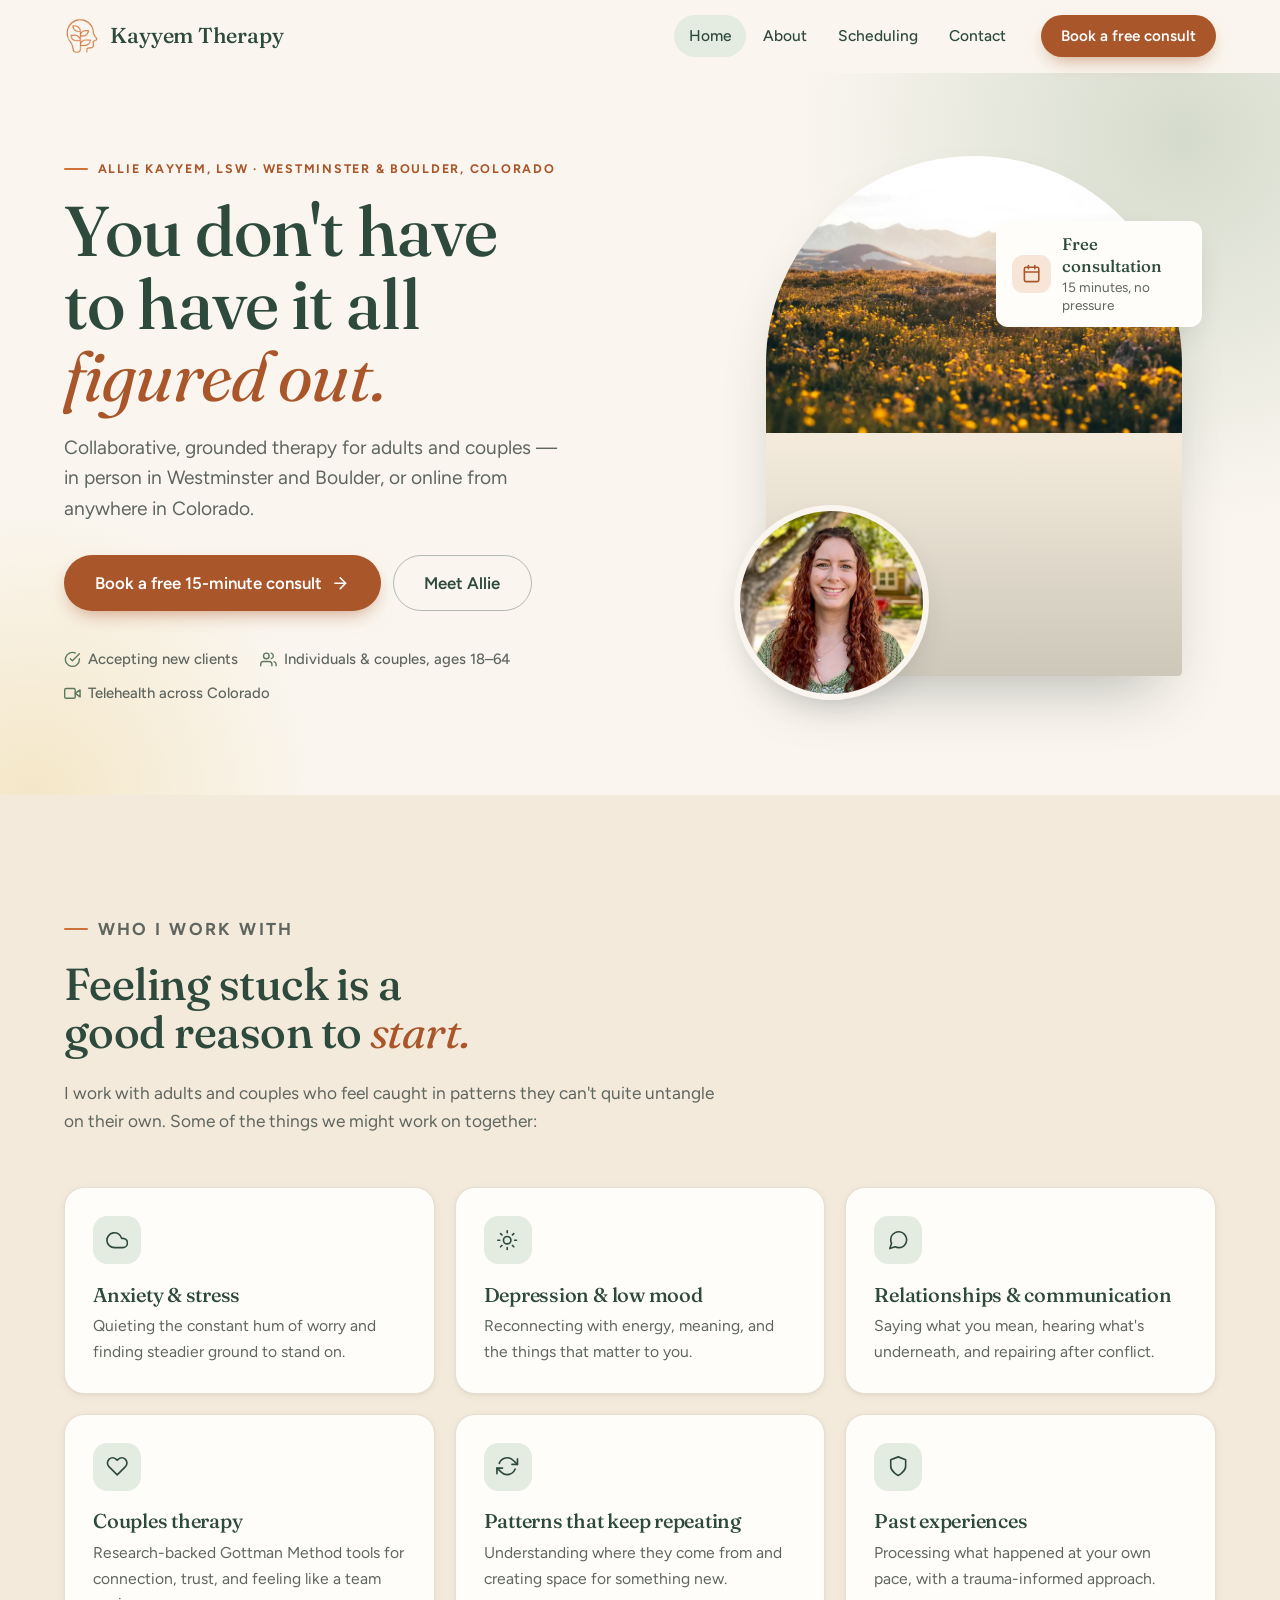
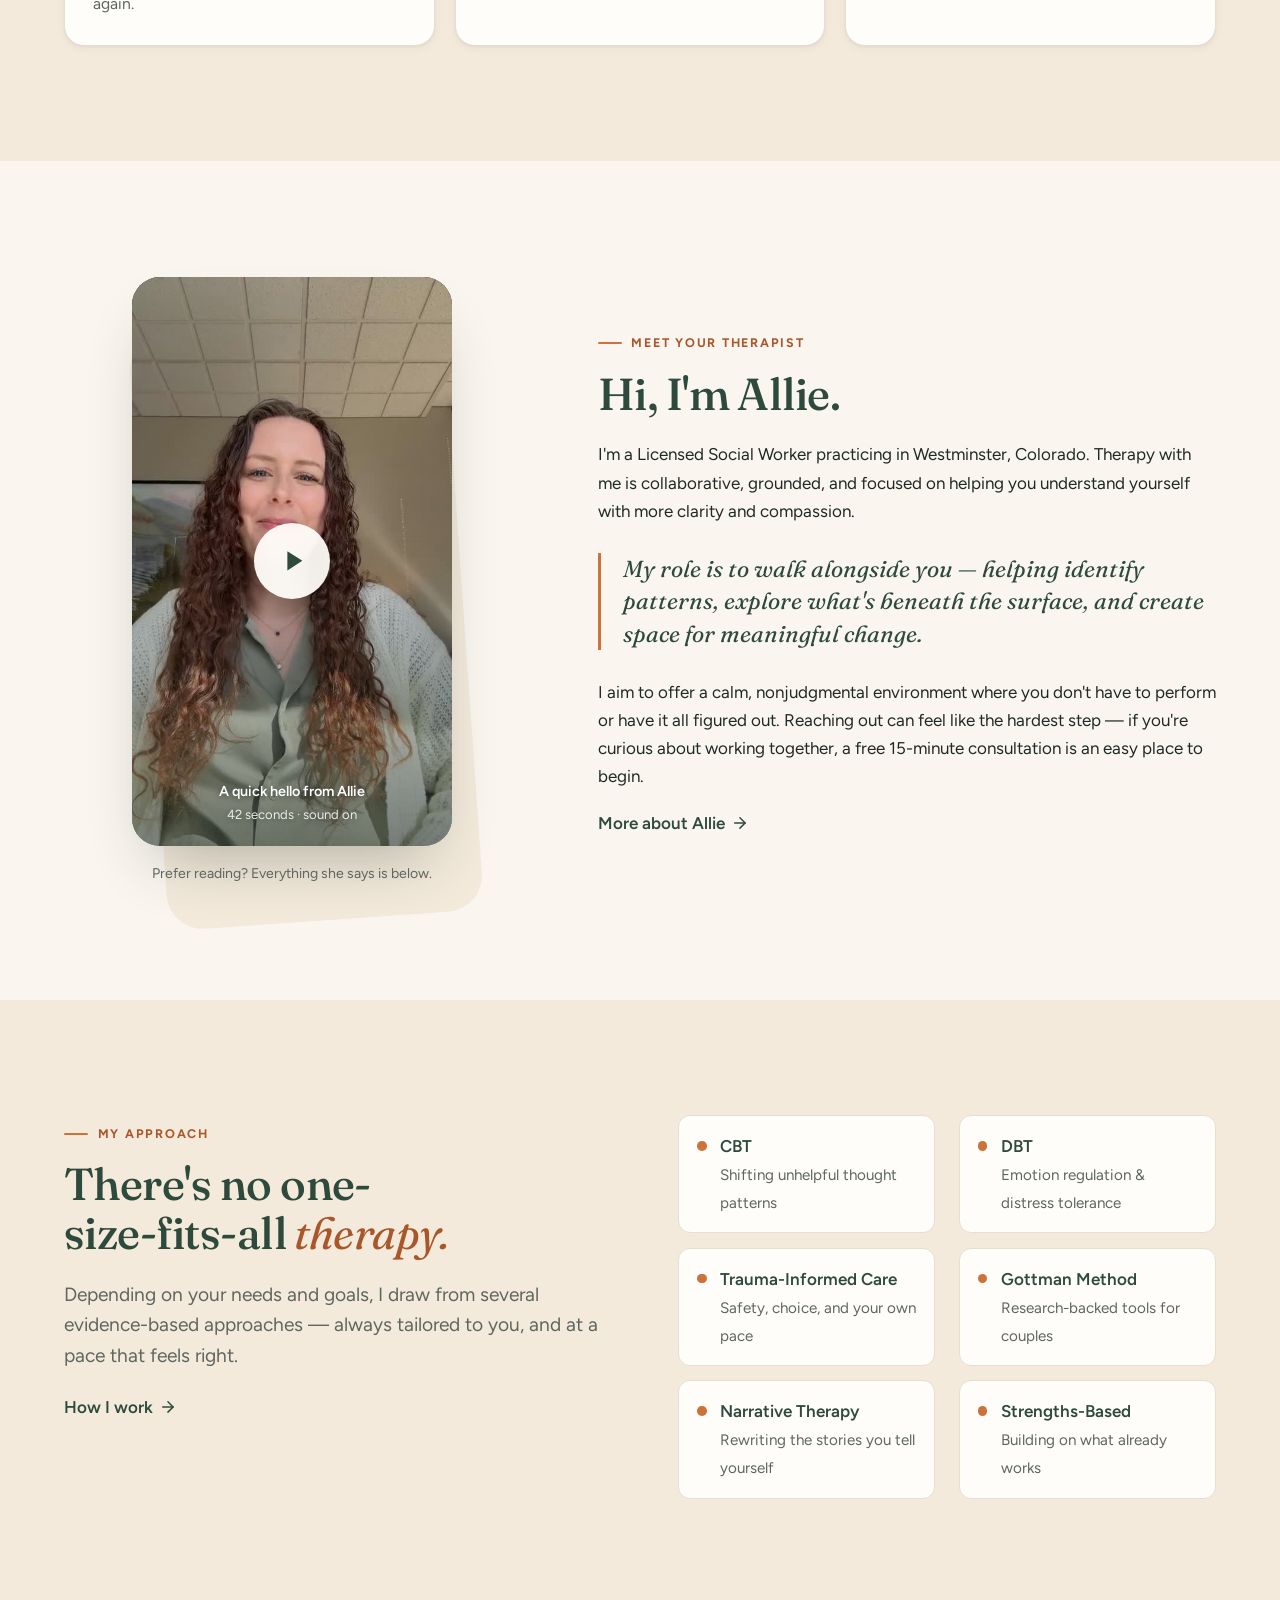
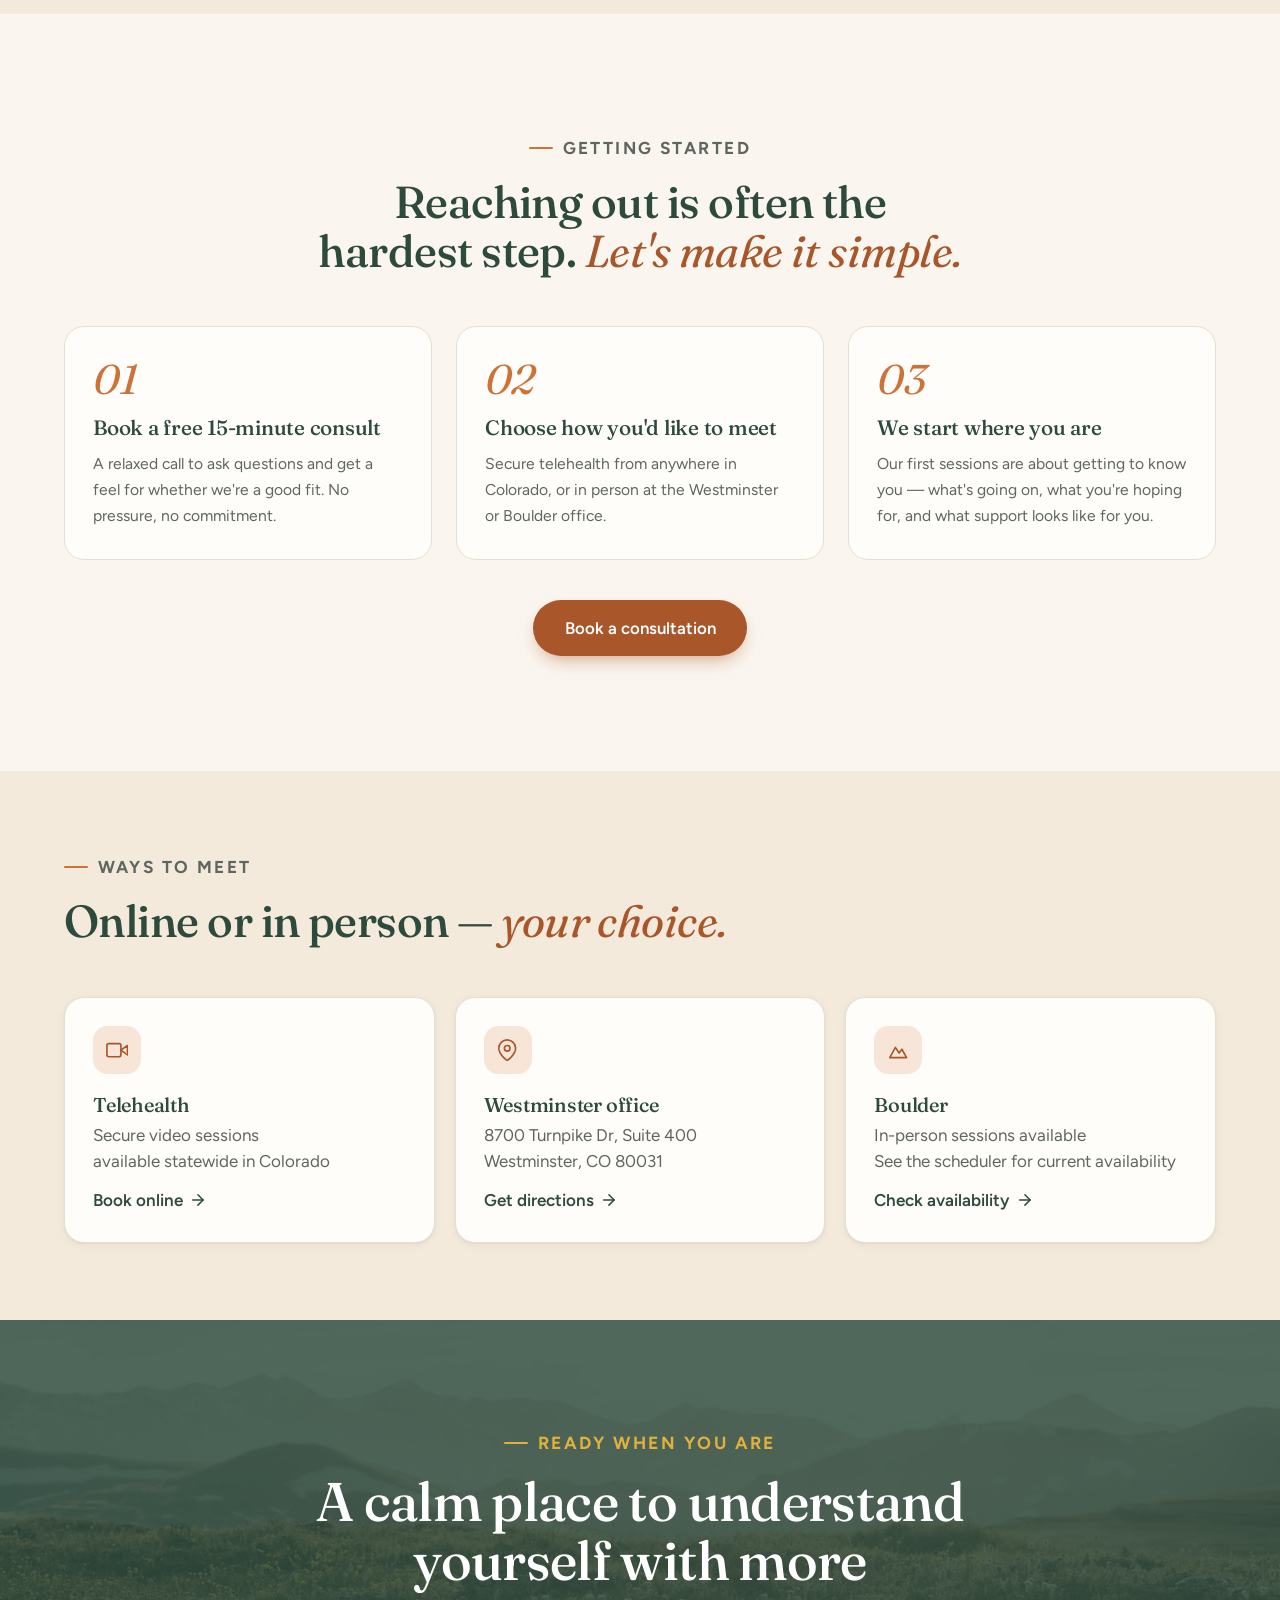
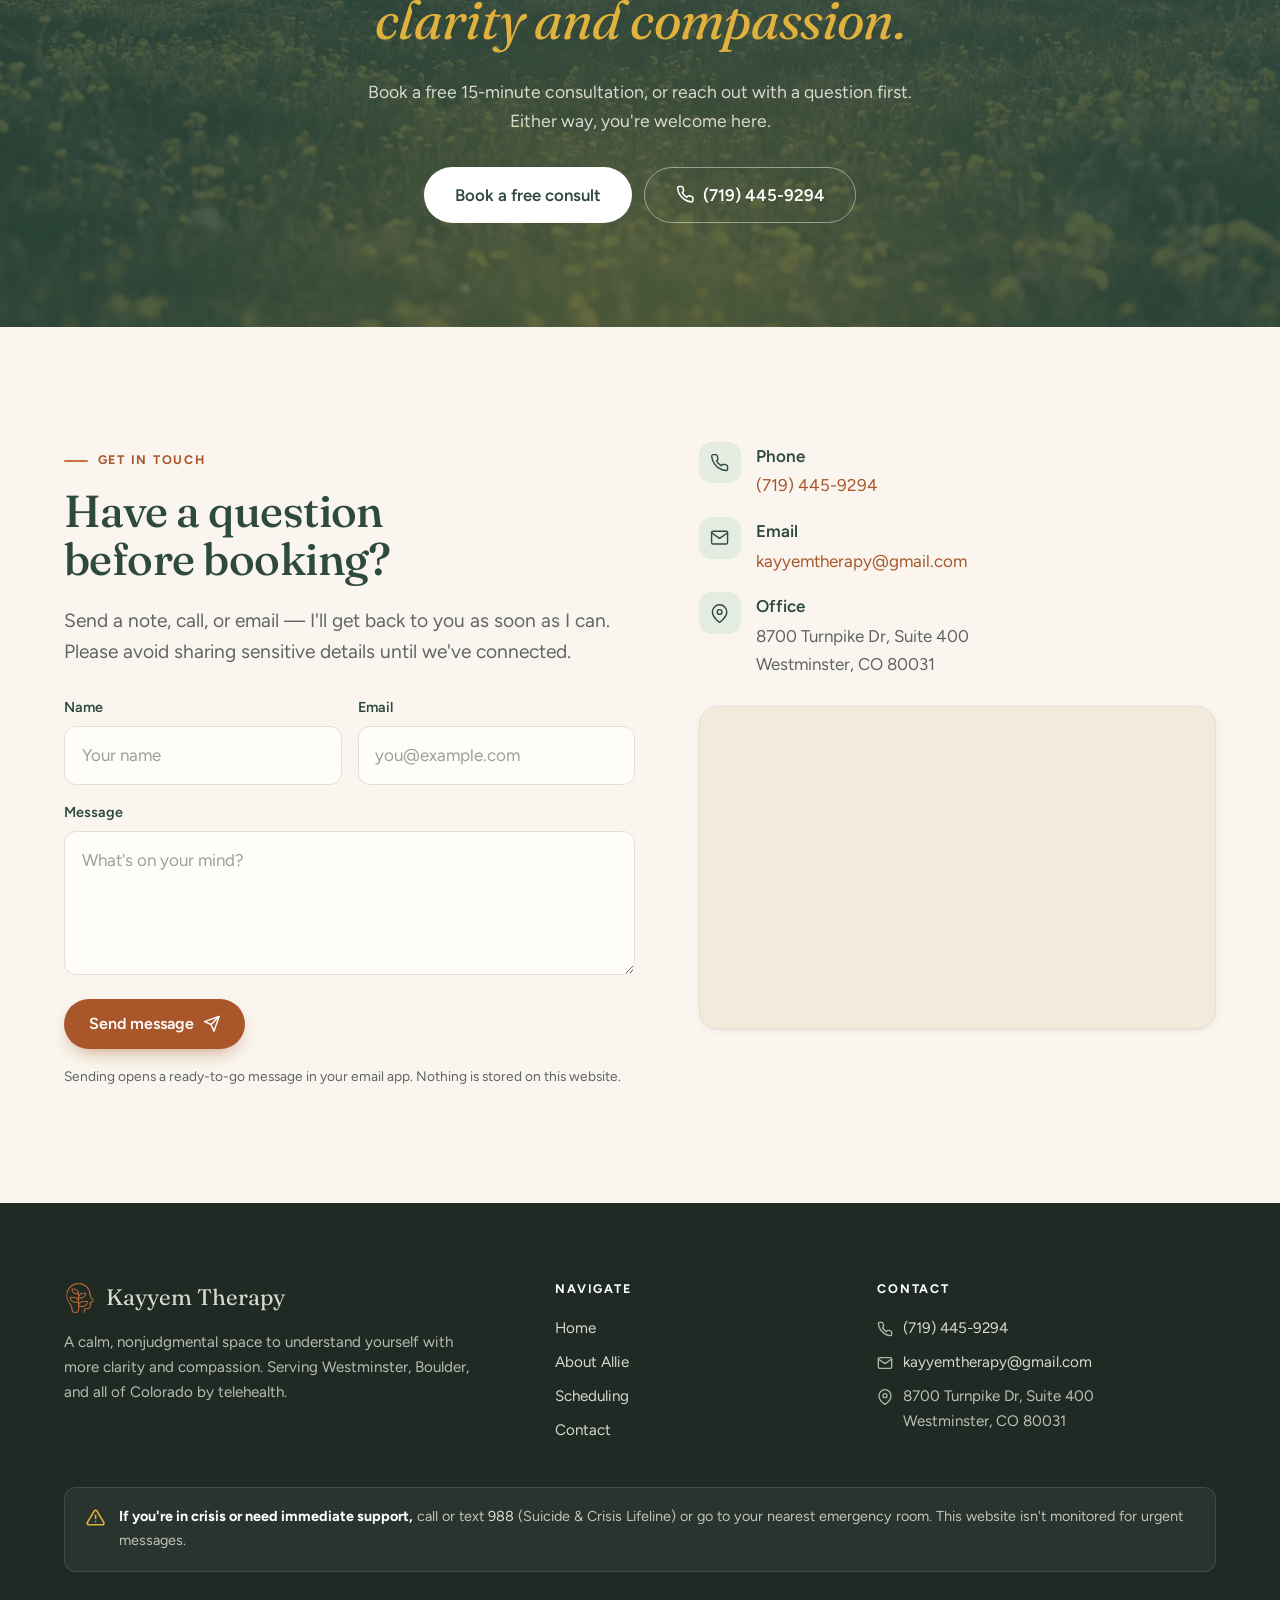
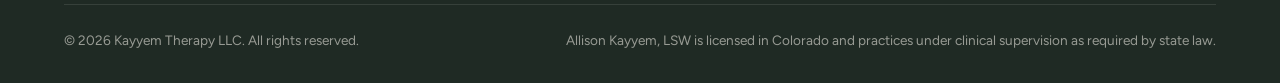
<file: index.html>
<!DOCTYPE html>
<html lang="en">
<head>
  <meta charset="utf-8">
  <meta name="viewport" content="width=device-width, initial-scale=1">
  <title>Kayyem Therapy · Allie Kayyem, LSW · Therapy in Westminster &amp; Boulder, Colorado</title>
  <meta name="description" content="Collaborative, grounded therapy for adults and couples with Allie Kayyem, LSW. In person in Westminster and Boulder, or by telehealth anywhere in Colorado. Free 15-minute consultation.">
  <link rel="canonical" href="https://www.kayyemtherapy.com/">
  <meta name="theme-color" content="#faf6ef">

  <meta property="og:type" content="website">
  <meta property="og:site_name" content="Kayyem Therapy">
  <meta property="og:title" content="Kayyem Therapy · Allie Kayyem, LSW">
  <meta property="og:description" content="Collaborative, grounded therapy for adults and couples in Westminster, Boulder, and across Colorado by telehealth. Free 15-minute consultation.">
  <meta property="og:url" content="https://www.kayyemtherapy.com/">
  <meta property="og:image" content="https://www.kayyemtherapy.com/assets/img/og-image.jpg">
  <meta name="twitter:card" content="summary_large_image">

  <link rel="icon" type="image/png" sizes="32x32" href="/assets/img/favicon-32.png">
  <link rel="icon" type="image/png" sizes="192x192" href="/assets/img/favicon-192.png">
  <link rel="apple-touch-icon" href="/assets/img/apple-touch-icon.png">

  <link rel="preload" href="assets/fonts/fraunces-normal.woff2" as="font" type="font/woff2" crossorigin>
  <link rel="preload" href="assets/fonts/figtree-normal.woff2" as="font" type="font/woff2" crossorigin>
  <link rel="stylesheet" href="assets/css/site.css">
  <script>document.documentElement.classList.add("js");</script>

  <script type="application/ld+json">
  {
    "@context": "https://schema.org",
    "@type": "MedicalBusiness",
    "name": "Kayyem Therapy",
    "url": "https://www.kayyemtherapy.com/",
    "image": "https://www.kayyemtherapy.com/assets/img/og-image.jpg",
    "telephone": "+1-719-445-9294",
    "email": "kayyemtherapy@gmail.com",
    "address": {
      "@type": "PostalAddress",
      "streetAddress": "8700 Turnpike Dr Suite 400",
      "addressLocality": "Westminster",
      "addressRegion": "CO",
      "postalCode": "80031",
      "addressCountry": "US"
    },
    "areaServed": { "@type": "State", "name": "Colorado" },
    "founder": {
      "@type": "Person",
      "name": "Allison Kayyem",
      "jobTitle": "Licensed Social Worker (LSW)"
    }
  }
  </script>
</head>

<body>
  <a class="skip-link" href="#main">Skip to content</a>

  <header class="site-header">
    <div class="container nav">
      <a class="brand" href="./" aria-label="Kayyem Therapy home">
        <img src="assets/img/favicon-192.png" alt="" width="36" height="36">
        <span>Kayyem Therapy</span>
      </a>
      <button class="nav-toggle" type="button" aria-expanded="false" aria-controls="nav-menu" aria-label="Open menu">
        <span class="nav-toggle-bars"></span>
      </button>
      <div class="nav-menu" id="nav-menu">
        <ul class="nav-links">
          <li><a href="./" aria-current="page">Home</a></li>
          <li><a href="about/">About</a></li>
          <li><a href="schedule/">Scheduling</a></li>
          <li><a href="#contact">Contact</a></li>
        </ul>
        <a class="btn btn-primary nav-cta" href="schedule/">Book a free consult</a>
      </div>
    </div>
  </header>

  <main id="main">

    <!-- ========== Hero ========== -->
    <section class="hero" aria-labelledby="hero-title">
      <div class="container">
        <div class="hero-grid">
          <div class="hero-copy">
            <p class="eyebrow">Allie Kayyem, LSW &middot; Westminster &amp; Boulder, Colorado</p>
            <h1 id="hero-title">You don't have to have it all <em>figured out.</em></h1>
            <p class="lede">Collaborative, grounded therapy for adults and couples &mdash; in person in Westminster and Boulder, or online from anywhere in Colorado.</p>
            <div class="hero-actions">
              <a class="btn btn-primary btn-lg" href="schedule/">
                Book a free 15-minute consult
                <svg aria-hidden="true" viewBox="0 0 24 24" fill="none" stroke="currentColor" stroke-width="2" stroke-linecap="round" stroke-linejoin="round"><line x1="5" y1="12" x2="19" y2="12"/><polyline points="12 5 19 12 12 19"/></svg>
              </a>
              <a class="btn btn-secondary btn-lg" href="about/">Meet Allie</a>
            </div>
            <ul class="hero-trust" aria-label="Practice details">
              <li><svg aria-hidden="true" viewBox="0 0 24 24" fill="none" stroke="currentColor" stroke-width="2" stroke-linecap="round" stroke-linejoin="round"><path d="M22 11.08V12a10 10 0 1 1-5.93-9.14"/><polyline points="22 4 12 14.01 9 11.01"/></svg> Accepting new clients</li>
              <li><svg aria-hidden="true" viewBox="0 0 24 24" fill="none" stroke="currentColor" stroke-width="2" stroke-linecap="round" stroke-linejoin="round"><path d="M17 21v-2a4 4 0 0 0-4-4H5a4 4 0 0 0-4 4v2"/><circle cx="9" cy="7" r="4"/><path d="M23 21v-2a4 4 0 0 0-3-3.87"/><path d="M16 3.13a4 4 0 0 1 0 7.75"/></svg> Individuals &amp; couples, ages 18&ndash;64</li>
              <li><svg aria-hidden="true" viewBox="0 0 24 24" fill="none" stroke="currentColor" stroke-width="2" stroke-linecap="round" stroke-linejoin="round"><polygon points="23 7 16 12 23 17 23 7"/><rect x="1" y="5" width="15" height="14" rx="2" ry="2"/></svg> Telehealth across Colorado</li>
            </ul>
          </div>

          <div class="hero-visual">
            <div class="hero-arch">
              <picture>
                <source type="image/webp" srcset="assets/img/meadow-900.webp 900w, assets/img/meadow-1400.webp 1400w" sizes="(max-width: 900px) 90vw, 420px">
                <img src="assets/img/meadow-900.jpg" srcset="assets/img/meadow-900.jpg 900w, assets/img/meadow-1400.jpg 1400w" sizes="(max-width: 900px) 90vw, 420px" alt="Golden wildflowers in an alpine meadow with Colorado mountains behind" width="900" height="600" fetchpriority="high">
              </picture>
            </div>
            <div class="hero-portrait">
              <picture>
                <source type="image/webp" srcset="assets/img/allie-headshot-500.webp">
                <img src="assets/img/allie-headshot-500.jpg" alt="Allie Kayyem smiling outdoors" width="500" height="500">
              </picture>
            </div>
            <div class="hero-badge" aria-hidden="true">
              <span class="ico"><svg viewBox="0 0 24 24" fill="none" stroke="currentColor" stroke-width="2" stroke-linecap="round" stroke-linejoin="round"><rect x="3" y="4" width="18" height="18" rx="2" ry="2"/><line x1="16" y1="2" x2="16" y2="6"/><line x1="8" y1="2" x2="8" y2="6"/><line x1="3" y1="10" x2="21" y2="10"/></svg></span>
              <span><strong>Free consultation</strong>15 minutes, no pressure</span>
            </div>
          </div>
        </div>
      </div>
    </section>

    <!-- ========== Who I work with ========== -->
    <section class="section section-sand" aria-labelledby="reasons-title">
      <div class="container">
        <div class="section-head reveal">
          <p class="eyebrow">Who I work with</p>
          <h2 id="reasons-title">Feeling stuck is a good reason to <em>start.</em></h2>
          <p>I work with adults and couples who feel caught in patterns they can't quite untangle on their own. Some of the things we might work on together:</p>
        </div>
        <div class="grid grid-3">
          <article class="card reveal">
            <div class="card-icon"><svg aria-hidden="true" viewBox="0 0 24 24" fill="none" stroke="currentColor" stroke-width="1.75" stroke-linecap="round" stroke-linejoin="round"><path d="M18 10h-1.26A8 8 0 1 0 9 20h9a5 5 0 0 0 0-10z"/></svg></div>
            <h3>Anxiety &amp; stress</h3>
            <p>Quieting the constant hum of worry and finding steadier ground to stand on.</p>
          </article>
          <article class="card reveal reveal-delay-1">
            <div class="card-icon"><svg aria-hidden="true" viewBox="0 0 24 24" fill="none" stroke="currentColor" stroke-width="1.75" stroke-linecap="round" stroke-linejoin="round"><circle cx="12" cy="12" r="4"/><path d="M12 2v2M12 20v2M4.93 4.93l1.41 1.41M17.66 17.66l1.41 1.41M2 12h2M20 12h2M4.93 19.07l1.41-1.41M17.66 6.34l1.41-1.41"/></svg></div>
            <h3>Depression &amp; low mood</h3>
            <p>Reconnecting with energy, meaning, and the things that matter to you.</p>
          </article>
          <article class="card reveal reveal-delay-2">
            <div class="card-icon"><svg aria-hidden="true" viewBox="0 0 24 24" fill="none" stroke="currentColor" stroke-width="1.75" stroke-linecap="round" stroke-linejoin="round"><path d="M21 11.5a8.38 8.38 0 0 1-.9 3.8 8.5 8.5 0 0 1-7.6 4.7 8.38 8.38 0 0 1-3.8-.9L3 21l1.9-5.7a8.38 8.38 0 0 1-.9-3.8 8.5 8.5 0 0 1 4.7-7.6 8.38 8.38 0 0 1 3.8-.9h.5a8.48 8.48 0 0 1 8 8v.5z"/></svg></div>
            <h3>Relationships &amp; communication</h3>
            <p>Saying what you mean, hearing what's underneath, and repairing after conflict.</p>
          </article>
          <article class="card reveal">
            <div class="card-icon"><svg aria-hidden="true" viewBox="0 0 24 24" fill="none" stroke="currentColor" stroke-width="1.75" stroke-linecap="round" stroke-linejoin="round"><path d="M20.84 4.61a5.5 5.5 0 0 0-7.78 0L12 5.67l-1.06-1.06a5.5 5.5 0 0 0-7.78 7.78l1.06 1.06L12 21.23l7.78-7.78 1.06-1.06a5.5 5.5 0 0 0 0-7.78z"/></svg></div>
            <h3>Couples therapy</h3>
            <p>Research-backed Gottman Method tools for connection, trust, and feeling like a team again.</p>
          </article>
          <article class="card reveal reveal-delay-1">
            <div class="card-icon"><svg aria-hidden="true" viewBox="0 0 24 24" fill="none" stroke="currentColor" stroke-width="1.75" stroke-linecap="round" stroke-linejoin="round"><polyline points="23 4 23 10 17 10"/><polyline points="1 20 1 14 7 14"/><path d="M3.51 9a9 9 0 0 1 14.85-3.36L23 10M1 14l4.64 4.36A9 9 0 0 0 20.49 15"/></svg></div>
            <h3>Patterns that keep repeating</h3>
            <p>Understanding where they come from and creating space for something new.</p>
          </article>
          <article class="card reveal reveal-delay-2">
            <div class="card-icon"><svg aria-hidden="true" viewBox="0 0 24 24" fill="none" stroke="currentColor" stroke-width="1.75" stroke-linecap="round" stroke-linejoin="round"><path d="M12 22s8-4 8-10V5l-8-3-8 3v7c0 6 8 10 8 10z"/></svg></div>
            <h3>Past experiences</h3>
            <p>Processing what happened at your own pace, with a trauma-informed approach.</p>
          </article>
        </div>
      </div>
    </section>

    <!-- ========== Meet Allie ========== -->
    <section class="section section-clip" aria-labelledby="meet-title">
      <div class="container">
        <div class="meet-grid">
          <div class="reveal">
            <div class="video-wrap">
              <div class="video-frame" data-video>
                <video preload="none" playsinline poster="assets/video/allie-intro-poster.jpg" width="540" height="960">
                  <source src="assets/video/allie-intro.mp4" type="video/mp4">
                  <source src="assets/video/allie-intro.webm" type="video/webm">
                </video>
                <button class="video-play" type="button" aria-label="Play a short hello from Allie">
                  <span class="play-ring" aria-hidden="true"><svg viewBox="0 0 24 24" fill="currentColor"><polygon points="6 3 20 12 6 21 6 3"/></svg></span>
                  <span class="play-label" aria-hidden="true">A quick hello from Allie <span>42 seconds &middot; sound on</span></span>
                </button>
              </div>
              <p class="video-caption">Prefer reading? Everything she says is below.</p>
            </div>
          </div>
          <div class="reveal reveal-delay-1">
            <p class="eyebrow">Meet your therapist</p>
            <h2 id="meet-title">Hi, I'm Allie.</h2>
            <p>I'm a Licensed Social Worker practicing in Westminster, Colorado. Therapy with me is collaborative, grounded, and focused on helping you understand yourself with more clarity and compassion.</p>
            <blockquote class="pull">My role is to walk alongside you &mdash; helping identify patterns, explore what's beneath the surface, and create space for meaningful change.</blockquote>
            <p>I aim to offer a calm, nonjudgmental environment where you don't have to perform or have it all figured out. Reaching out can feel like the hardest step &mdash; if you're curious about working together, a free 15-minute consultation is an easy place to begin.</p>
            <p><a class="link-arrow" href="about/">More about Allie <svg aria-hidden="true" viewBox="0 0 24 24" fill="none" stroke="currentColor" stroke-width="2" stroke-linecap="round" stroke-linejoin="round"><line x1="5" y1="12" x2="19" y2="12"/><polyline points="12 5 19 12 12 19"/></svg></a></p>
          </div>
        </div>
      </div>
    </section>

    <!-- ========== Approach ========== -->
    <section class="section section-sand" aria-labelledby="approach-title">
      <div class="container">
        <div class="split" style="align-items:start">
          <div class="reveal">
            <p class="eyebrow">My approach</p>
            <h2 id="approach-title">There's no one-size-fits-all <em>therapy.</em></h2>
            <p class="lede">Depending on your needs and goals, I draw from several evidence-based approaches &mdash; always tailored to you, and at a pace that feels right.</p>
            <p><a class="link-arrow" href="about/#approach">How I work <svg aria-hidden="true" viewBox="0 0 24 24" fill="none" stroke="currentColor" stroke-width="2" stroke-linecap="round" stroke-linejoin="round"><line x1="5" y1="12" x2="19" y2="12"/><polyline points="12 5 19 12 12 19"/></svg></a></p>
          </div>
          <ul class="modalities reveal reveal-delay-1">
            <li><div><strong>CBT</strong><span>Shifting unhelpful thought patterns</span></div></li>
            <li><div><strong>DBT</strong><span>Emotion regulation &amp; distress tolerance</span></div></li>
            <li><div><strong>Trauma-Informed Care</strong><span>Safety, choice, and your own pace</span></div></li>
            <li><div><strong>Gottman Method</strong><span>Research-backed tools for couples</span></div></li>
            <li><div><strong>Narrative Therapy</strong><span>Rewriting the stories you tell yourself</span></div></li>
            <li><div><strong>Strengths-Based</strong><span>Building on what already works</span></div></li>
          </ul>
        </div>
      </div>
    </section>

    <!-- ========== How it works ========== -->
    <section class="section" aria-labelledby="steps-title">
      <div class="container">
        <div class="section-head center reveal">
          <p class="eyebrow">Getting started</p>
          <h2 id="steps-title">Reaching out is often the hardest step. <em>Let's make it simple.</em></h2>
        </div>
        <ol class="steps" style="list-style:none;padding:0;margin:0">
          <li class="step reveal">
            <div class="step-num" aria-hidden="true">01</div>
            <h3>Book a free 15-minute consult</h3>
            <p>A relaxed call to ask questions and get a feel for whether we're a good fit. No pressure, no commitment.</p>
          </li>
          <li class="step reveal reveal-delay-1">
            <div class="step-num" aria-hidden="true">02</div>
            <h3>Choose how you'd like to meet</h3>
            <p>Secure telehealth from anywhere in Colorado, or in person at the Westminster or Boulder office.</p>
          </li>
          <li class="step reveal reveal-delay-2">
            <div class="step-num" aria-hidden="true">03</div>
            <h3>We start where you are</h3>
            <p>Our first sessions are about getting to know you &mdash; what's going on, what you're hoping for, and what support looks like for you.</p>
          </li>
        </ol>
        <p class="text-center reveal" style="margin-top:2.5rem">
          <a class="btn btn-primary btn-lg" href="schedule/">Book a consultation</a>
        </p>
      </div>
    </section>

    <!-- ========== Ways to meet ========== -->
    <section class="section section-sand section-tight" aria-labelledby="places-title">
      <div class="container">
        <div class="section-head reveal">
          <p class="eyebrow">Ways to meet</p>
          <h2 id="places-title">Online or in person &mdash; <em>your choice.</em></h2>
        </div>
        <div class="grid grid-3">
          <article class="card place reveal">
            <div class="card-icon copper"><svg aria-hidden="true" viewBox="0 0 24 24" fill="none" stroke="currentColor" stroke-width="1.75" stroke-linecap="round" stroke-linejoin="round"><polygon points="23 7 16 12 23 17 23 7"/><rect x="1" y="5" width="15" height="14" rx="2" ry="2"/></svg></div>
            <h3>Telehealth</h3>
            <address>Secure video sessions<br>available statewide in Colorado</address>
            <a class="link-arrow" href="schedule/">Book online <svg aria-hidden="true" viewBox="0 0 24 24" fill="none" stroke="currentColor" stroke-width="2" stroke-linecap="round" stroke-linejoin="round"><line x1="5" y1="12" x2="19" y2="12"/><polyline points="12 5 19 12 12 19"/></svg></a>
          </article>
          <article class="card place reveal reveal-delay-1">
            <div class="card-icon copper"><svg aria-hidden="true" viewBox="0 0 24 24" fill="none" stroke="currentColor" stroke-width="1.75" stroke-linecap="round" stroke-linejoin="round"><path d="M21 10c0 7-9 13-9 13s-9-6-9-13a9 9 0 0 1 18 0z"/><circle cx="12" cy="10" r="3"/></svg></div>
            <h3>Westminster office</h3>
            <address>8700 Turnpike Dr, Suite 400<br>Westminster, CO 80031</address>
            <a class="link-arrow" href="https://www.google.com/maps/dir/?api=1&amp;destination=8700+Turnpike+Dr+Suite+400,+Westminster,+CO+80031" target="_blank" rel="noopener">Get directions <svg aria-hidden="true" viewBox="0 0 24 24" fill="none" stroke="currentColor" stroke-width="2" stroke-linecap="round" stroke-linejoin="round"><line x1="5" y1="12" x2="19" y2="12"/><polyline points="12 5 19 12 12 19"/></svg></a>
          </article>
          <article class="card place reveal reveal-delay-2">
            <div class="card-icon copper"><svg aria-hidden="true" viewBox="0 0 24 24" fill="none" stroke="currentColor" stroke-width="1.75" stroke-linecap="round" stroke-linejoin="round"><path d="M3 20 9 9l4 6 3-4 5 9Z"/></svg></div>
            <h3>Boulder</h3>
            <address>In-person sessions available<br>See the scheduler for current availability</address>
            <a class="link-arrow" href="schedule/">Check availability <svg aria-hidden="true" viewBox="0 0 24 24" fill="none" stroke="currentColor" stroke-width="2" stroke-linecap="round" stroke-linejoin="round"><line x1="5" y1="12" x2="19" y2="12"/><polyline points="12 5 19 12 12 19"/></svg></a>
          </article>
        </div>
      </div>
    </section>

    <!-- ========== CTA band ========== -->
    <section class="cta-band" aria-labelledby="cta-title">
      <div class="container">
        <div class="cta-inner reveal">
          <p class="eyebrow">Ready when you are</p>
          <h2 id="cta-title">A calm place to understand yourself with more <em>clarity and compassion.</em></h2>
          <p>Book a free 15-minute consultation, or reach out with a question first. Either way, you're welcome here.</p>
          <div class="cta-actions">
            <a class="btn btn-light btn-lg" href="schedule/">Book a free consult</a>
            <a class="btn btn-ghost-light btn-lg" href="tel:+17194459294">
              <svg aria-hidden="true" viewBox="0 0 24 24" fill="none" stroke="currentColor" stroke-width="2" stroke-linecap="round" stroke-linejoin="round"><path d="M22 16.92v3a2 2 0 0 1-2.18 2 19.79 19.79 0 0 1-8.63-3.07 19.5 19.5 0 0 1-6-6 19.79 19.79 0 0 1-3.07-8.67A2 2 0 0 1 4.11 2h3a2 2 0 0 1 2 1.72c.127.96.361 1.903.7 2.81a2 2 0 0 1-.45 2.11L8.09 9.91a16 16 0 0 0 6 6l1.27-1.27a2 2 0 0 1 2.11-.45c.907.339 1.85.573 2.81.7A2 2 0 0 1 22 16.92z"/></svg>
              (719) 445-9294
            </a>
          </div>
        </div>
      </div>
    </section>

    <!-- ========== Contact ========== -->
    <section class="section" id="contact" aria-labelledby="contact-title">
      <div class="container">
        <div class="contact-grid">
          <div class="reveal">
            <p class="eyebrow">Get in touch</p>
            <h2 id="contact-title">Have a question before booking?</h2>
            <p class="lede" style="margin-bottom:1.75rem">Send a note, call, or email &mdash; I'll get back to you as soon as I can. Please avoid sharing sensitive details until we've connected.</p>
            <form class="form" id="contact-form" novalidate>
              <div class="form-row">
                <div class="field">
                  <label for="name">Name</label>
                  <input type="text" id="name" name="name" autocomplete="name" placeholder="Your name" required>
                </div>
                <div class="field">
                  <label for="email">Email</label>
                  <input type="email" id="email" name="email" autocomplete="email" placeholder="you@example.com" required>
                </div>
              </div>
              <div class="field">
                <label for="message">Message</label>
                <textarea id="message" name="message" placeholder="What's on your mind?" required></textarea>
              </div>
              <div>
                <button class="btn btn-primary" type="submit">
                  Send message
                  <svg aria-hidden="true" viewBox="0 0 24 24" fill="none" stroke="currentColor" stroke-width="2" stroke-linecap="round" stroke-linejoin="round"><line x1="22" y1="2" x2="11" y2="13"/><polygon points="22 2 15 22 11 13 2 9 22 2"/></svg>
                </button>
              </div>
              <p class="form-note" data-form-status>Sending opens a ready-to-go message in your email app. Nothing is stored on this website.</p>
            </form>
          </div>
          <div class="reveal reveal-delay-1">
            <ul class="contact-list">
              <li>
                <span class="ico"><svg aria-hidden="true" viewBox="0 0 24 24" fill="none" stroke="currentColor" stroke-width="1.75" stroke-linecap="round" stroke-linejoin="round"><path d="M22 16.92v3a2 2 0 0 1-2.18 2 19.79 19.79 0 0 1-8.63-3.07 19.5 19.5 0 0 1-6-6 19.79 19.79 0 0 1-3.07-8.67A2 2 0 0 1 4.11 2h3a2 2 0 0 1 2 1.72c.127.96.361 1.903.7 2.81a2 2 0 0 1-.45 2.11L8.09 9.91a16 16 0 0 0 6 6l1.27-1.27a2 2 0 0 1 2.11-.45c.907.339 1.85.573 2.81.7A2 2 0 0 1 22 16.92z"/></svg></span>
                <div><strong>Phone</strong><a href="tel:+17194459294">(719) 445-9294</a></div>
              </li>
              <li>
                <span class="ico"><svg aria-hidden="true" viewBox="0 0 24 24" fill="none" stroke="currentColor" stroke-width="1.75" stroke-linecap="round" stroke-linejoin="round"><path d="M4 4h16c1.1 0 2 .9 2 2v12c0 1.1-.9 2-2 2H4c-1.1 0-2-.9-2-2V6c0-1.1.9-2 2-2z"/><polyline points="22,6 12,13 2,6"/></svg></span>
                <div><strong>Email</strong><a href="mailto:kayyemtherapy@gmail.com">kayyemtherapy@gmail.com</a></div>
              </li>
              <li>
                <span class="ico"><svg aria-hidden="true" viewBox="0 0 24 24" fill="none" stroke="currentColor" stroke-width="1.75" stroke-linecap="round" stroke-linejoin="round"><path d="M21 10c0 7-9 13-9 13s-9-6-9-13a9 9 0 0 1 18 0z"/><circle cx="12" cy="10" r="3"/></svg></span>
                <div><strong>Office</strong><span>8700 Turnpike Dr, Suite 400<br>Westminster, CO 80031</span></div>
              </li>
            </ul>
            <div class="map">
              <iframe src="https://maps.google.com/maps?q=8700+Turnpike+Dr+Suite+400,+Westminster,+CO+80031&amp;t=&amp;z=14&amp;ie=UTF8&amp;iwloc=&amp;output=embed" title="Map of the Kayyem Therapy office at 8700 Turnpike Dr Suite 400, Westminster, CO" loading="lazy" referrerpolicy="no-referrer-when-downgrade" allowfullscreen></iframe>
            </div>
          </div>
        </div>
      </div>
    </section>

  </main>

  <footer class="site-footer">
    <div class="container">
      <div class="footer-grid">
        <div>
          <a class="footer-brand" href="./"><img src="assets/img/favicon-192.png" alt="" width="32" height="32"> Kayyem Therapy</a>
          <p class="footer-tagline">A calm, nonjudgmental space to understand yourself with more clarity and compassion. Serving Westminster, Boulder, and all of Colorado by telehealth.</p>
        </div>
        <div>
          <p class="footer-heading">Navigate</p>
          <ul class="footer-list">
            <li><a href="./">Home</a></li>
            <li><a href="about/">About Allie</a></li>
            <li><a href="schedule/">Scheduling</a></li>
            <li><a href="#contact">Contact</a></li>
          </ul>
        </div>
        <div>
          <p class="footer-heading">Contact</p>
          <ul class="footer-list">
            <li><svg aria-hidden="true" viewBox="0 0 24 24" fill="none" stroke="currentColor" stroke-width="2" stroke-linecap="round" stroke-linejoin="round"><path d="M22 16.92v3a2 2 0 0 1-2.18 2 19.79 19.79 0 0 1-8.63-3.07 19.5 19.5 0 0 1-6-6 19.79 19.79 0 0 1-3.07-8.67A2 2 0 0 1 4.11 2h3a2 2 0 0 1 2 1.72c.127.96.361 1.903.7 2.81a2 2 0 0 1-.45 2.11L8.09 9.91a16 16 0 0 0 6 6l1.27-1.27a2 2 0 0 1 2.11-.45c.907.339 1.85.573 2.81.7A2 2 0 0 1 22 16.92z"/></svg><a href="tel:+17194459294">(719) 445-9294</a></li>
            <li><svg aria-hidden="true" viewBox="0 0 24 24" fill="none" stroke="currentColor" stroke-width="2" stroke-linecap="round" stroke-linejoin="round"><path d="M4 4h16c1.1 0 2 .9 2 2v12c0 1.1-.9 2-2 2H4c-1.1 0-2-.9-2-2V6c0-1.1.9-2 2-2z"/><polyline points="22,6 12,13 2,6"/></svg><a href="mailto:kayyemtherapy@gmail.com">kayyemtherapy@gmail.com</a></li>
            <li><svg aria-hidden="true" viewBox="0 0 24 24" fill="none" stroke="currentColor" stroke-width="2" stroke-linecap="round" stroke-linejoin="round"><path d="M21 10c0 7-9 13-9 13s-9-6-9-13a9 9 0 0 1 18 0z"/><circle cx="12" cy="10" r="3"/></svg><span>8700 Turnpike Dr, Suite 400<br>Westminster, CO 80031</span></li>
          </ul>
        </div>
      </div>

      <p class="crisis">
        <svg aria-hidden="true" viewBox="0 0 24 24" fill="none" stroke="currentColor" stroke-width="2" stroke-linecap="round" stroke-linejoin="round"><path d="M10.29 3.86L1.82 18a2 2 0 0 0 1.71 3h16.94a2 2 0 0 0 1.71-3L13.71 3.86a2 2 0 0 0-3.42 0z"/><line x1="12" y1="9" x2="12" y2="13"/><line x1="12" y1="17" x2="12.01" y2="17"/></svg>
        <span><strong>If you're in crisis or need immediate support,</strong> call or text <a href="tel:988">988</a> (Suicide &amp; Crisis Lifeline) or go to your nearest emergency room. This website isn't monitored for urgent messages.</span>
      </p>

      <div class="footer-note">
        <span>&copy; <span data-year>2025</span> Kayyem Therapy LLC. All rights reserved.</span>
        <span>Allison Kayyem, LSW is licensed in Colorado and practices under clinical supervision as required by state law.</span>
      </div>
    </div>
  </footer>

  <script src="assets/js/site.js" defer></script>
</body>
</html>
</file>
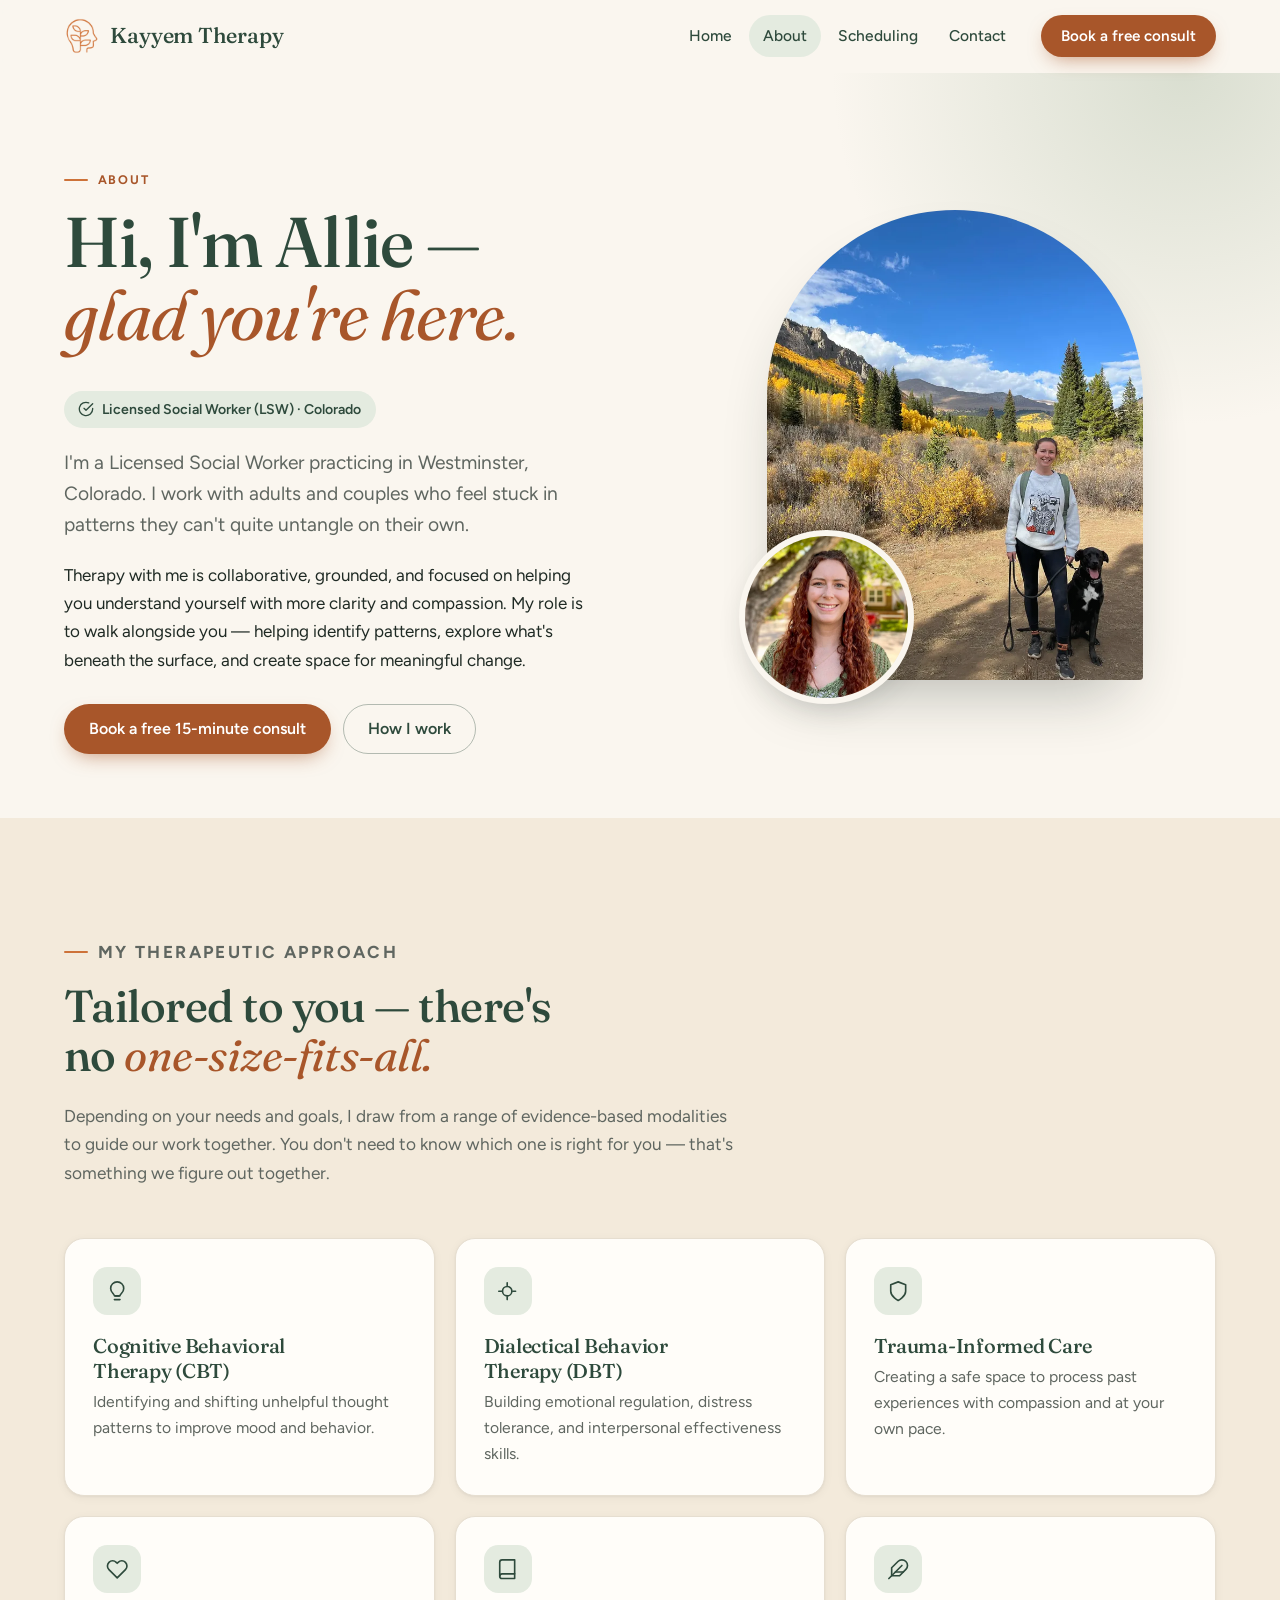
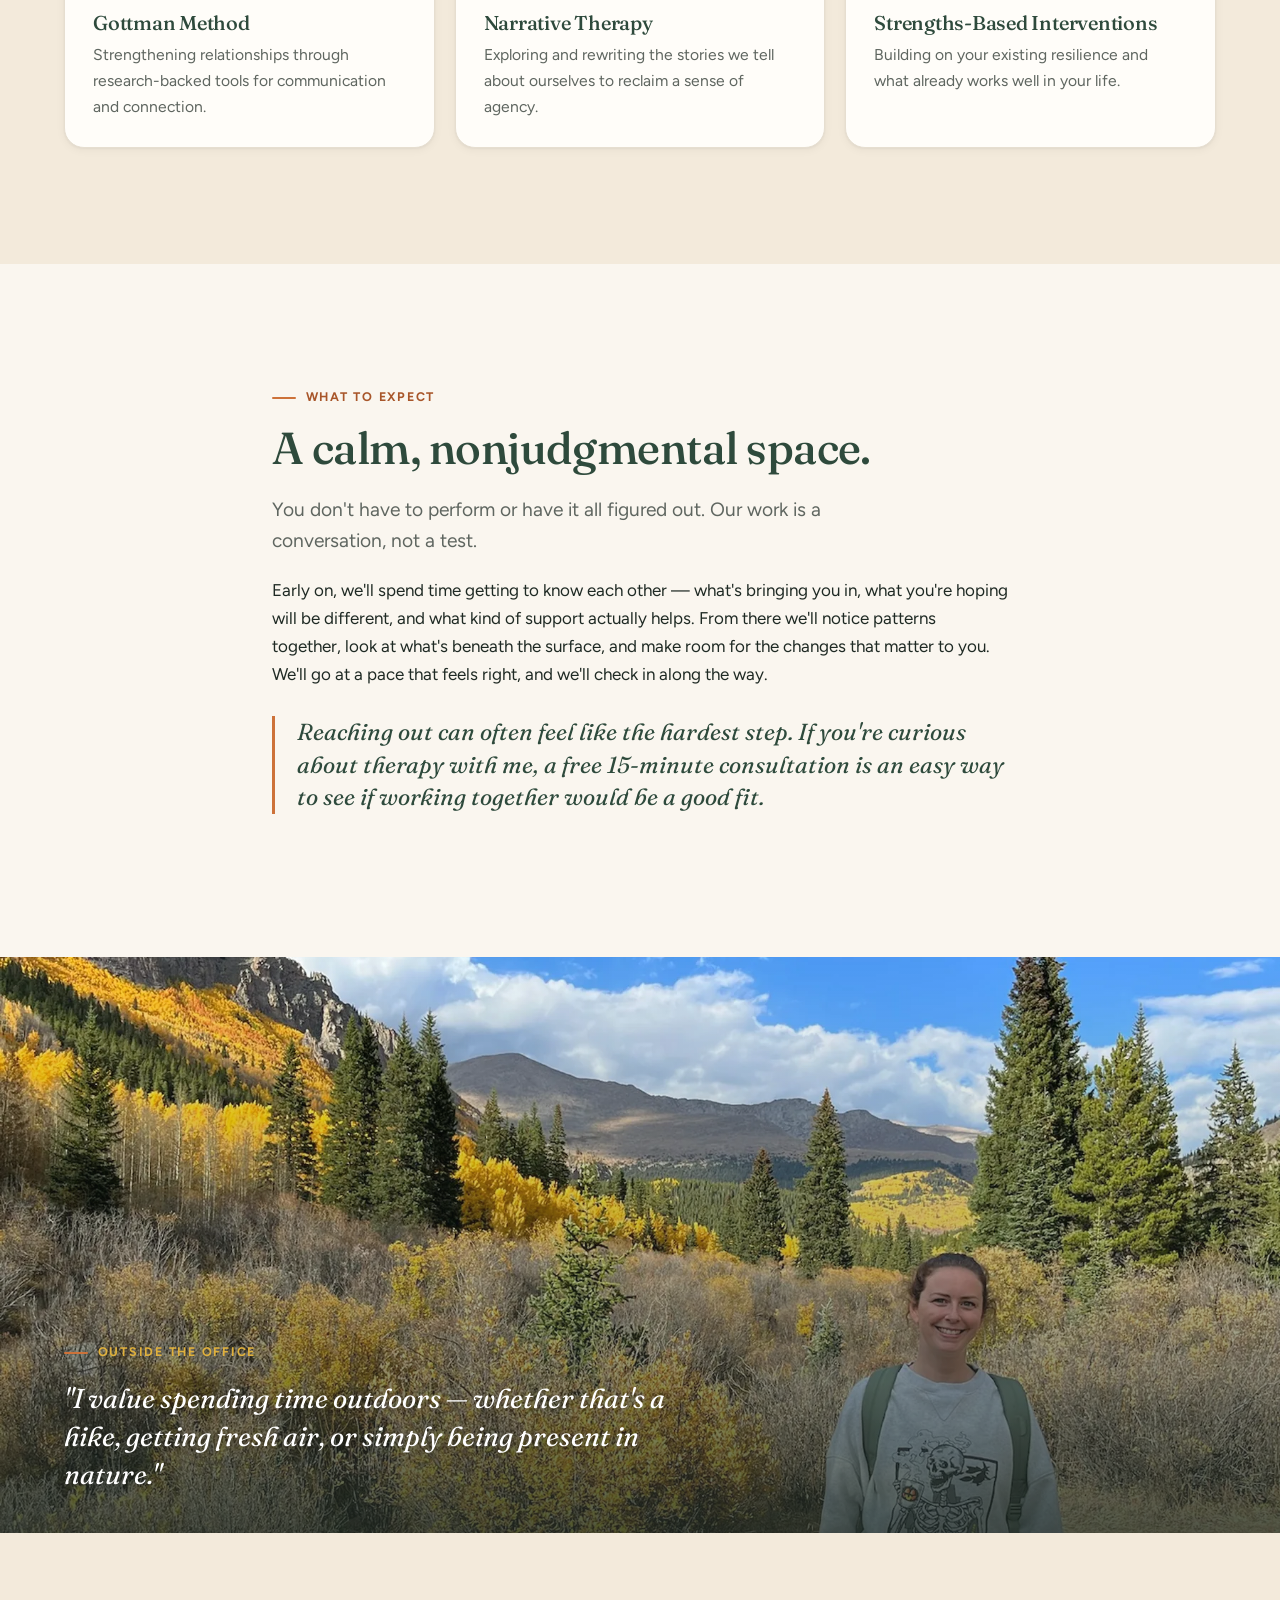
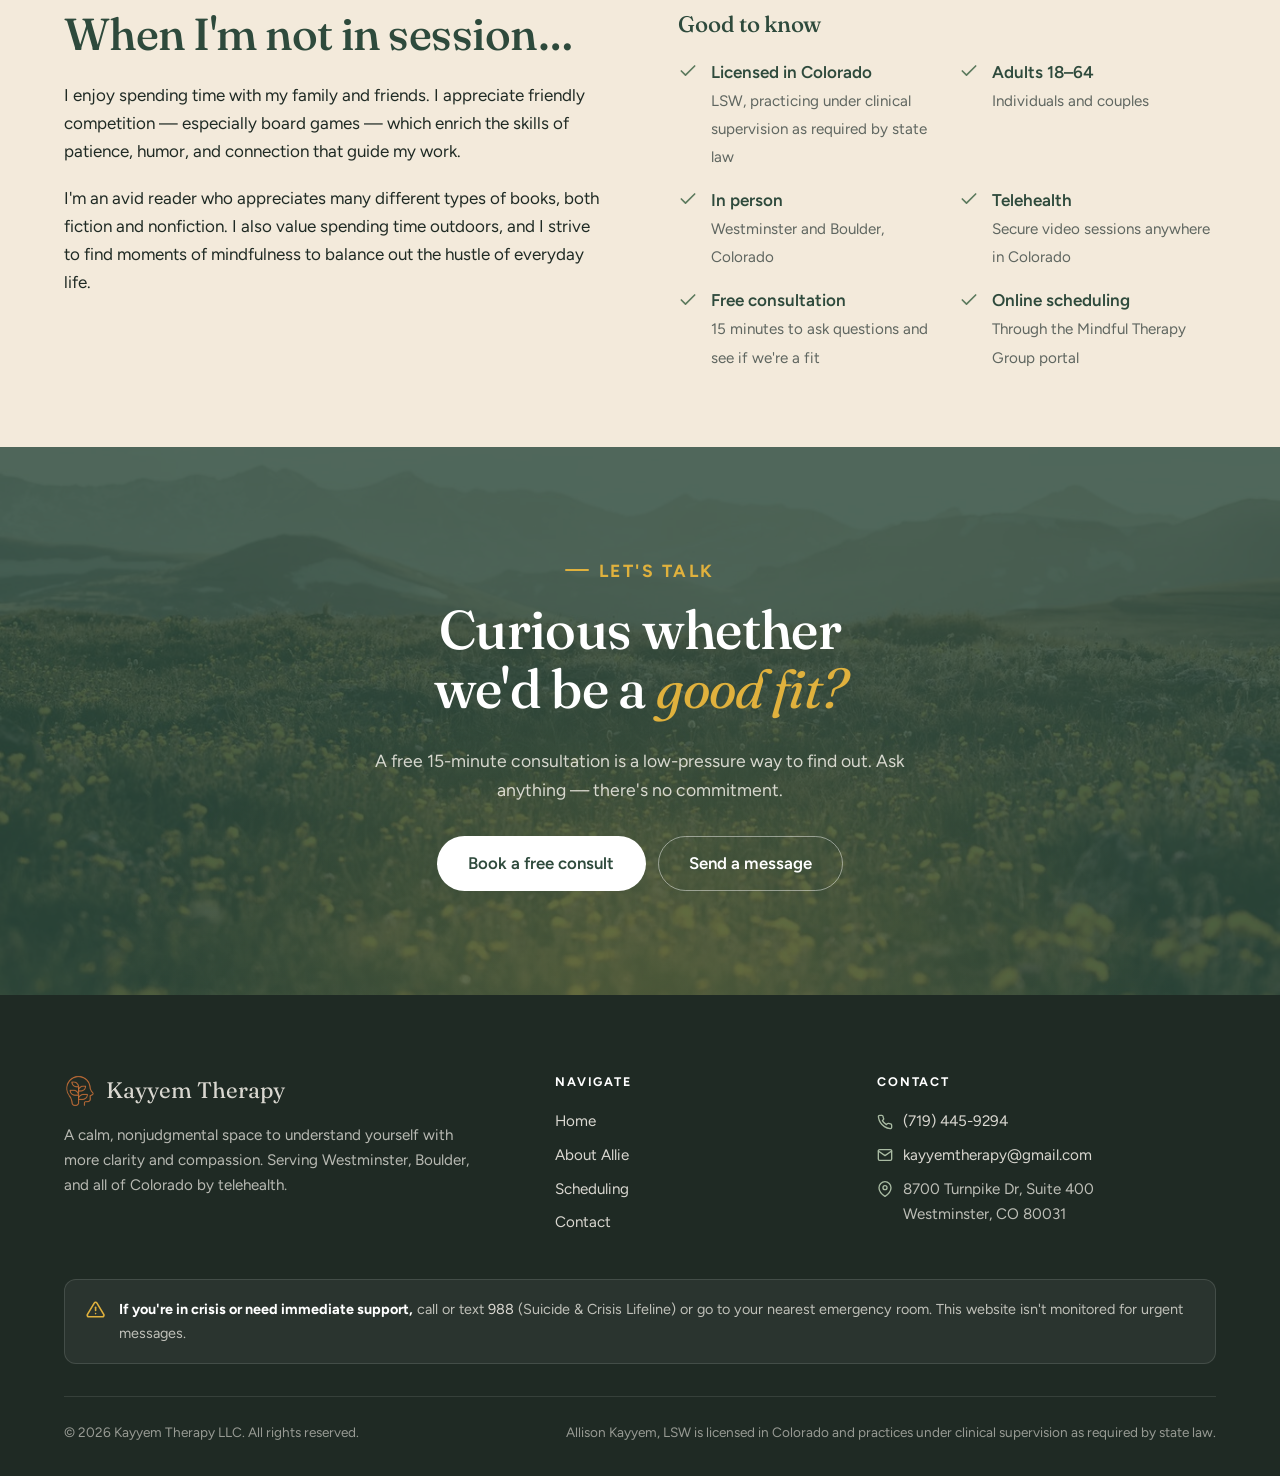
<file: about/index.html>
<!DOCTYPE html>
<html lang="en">
<head>
  <meta charset="utf-8">
  <meta name="viewport" content="width=device-width, initial-scale=1">
  <title>About Allie Kayyem, LSW · Kayyem Therapy</title>
  <meta name="description" content="Meet Allie Kayyem, a Licensed Social Worker in Westminster, Colorado. Learn how she works with adults and couples using CBT, DBT, trauma-informed care, the Gottman Method, and more.">
  <link rel="canonical" href="https://www.kayyemtherapy.com/about/">
  <meta name="theme-color" content="#faf6ef">

  <meta property="og:type" content="profile">
  <meta property="og:site_name" content="Kayyem Therapy">
  <meta property="og:title" content="About Allie Kayyem, LSW · Kayyem Therapy">
  <meta property="og:description" content="Collaborative, grounded therapy for adults and couples in Westminster and Boulder, Colorado.">
  <meta property="og:url" content="https://www.kayyemtherapy.com/about/">
  <meta property="og:image" content="https://www.kayyemtherapy.com/assets/img/og-image.jpg">
  <meta name="twitter:card" content="summary_large_image">

  <link rel="icon" type="image/png" sizes="32x32" href="/assets/img/favicon-32.png">
  <link rel="icon" type="image/png" sizes="192x192" href="/assets/img/favicon-192.png">
  <link rel="apple-touch-icon" href="/assets/img/apple-touch-icon.png">

  <link rel="preload" href="../assets/fonts/fraunces-normal.woff2" as="font" type="font/woff2" crossorigin>
  <link rel="preload" href="../assets/fonts/figtree-normal.woff2" as="font" type="font/woff2" crossorigin>
  <link rel="stylesheet" href="../assets/css/site.css">
  <script>document.documentElement.classList.add("js");</script>
</head>

<body>
  <a class="skip-link" href="#main">Skip to content</a>

  <header class="site-header">
    <div class="container nav">
      <a class="brand" href="../" aria-label="Kayyem Therapy home">
        <img src="../assets/img/favicon-192.png" alt="" width="36" height="36">
        <span>Kayyem Therapy</span>
      </a>
      <button class="nav-toggle" type="button" aria-expanded="false" aria-controls="nav-menu" aria-label="Open menu">
        <span class="nav-toggle-bars"></span>
      </button>
      <div class="nav-menu" id="nav-menu">
        <ul class="nav-links">
          <li><a href="../">Home</a></li>
          <li><a href="./" aria-current="page">About</a></li>
          <li><a href="../schedule/">Scheduling</a></li>
          <li><a href="../#contact">Contact</a></li>
        </ul>
        <a class="btn btn-primary nav-cta" href="../schedule/">Book a free consult</a>
      </div>
    </div>
  </header>

  <main id="main">

    <!-- ========== About hero ========== -->
    <section class="page-hero" aria-labelledby="about-title">
      <div class="container">
        <div class="split">
          <div>
            <p class="eyebrow">About</p>
            <h1 id="about-title">Hi, I'm Allie &mdash; <em>glad you're here.</em></h1>
            <p class="credential">
              <svg aria-hidden="true" viewBox="0 0 24 24" fill="none" stroke="currentColor" stroke-width="2" stroke-linecap="round" stroke-linejoin="round"><path d="M22 11.08V12a10 10 0 1 1-5.93-9.14"/><polyline points="22 4 12 14.01 9 11.01"/></svg>
              Licensed Social Worker (LSW) &middot; Colorado
            </p>
            <p class="lede">I'm a Licensed Social Worker practicing in Westminster, Colorado. I work with adults and couples who feel stuck in patterns they can't quite untangle on their own.</p>
            <p>Therapy with me is collaborative, grounded, and focused on helping you understand yourself with more clarity and compassion. My role is to walk alongside you &mdash; helping identify patterns, explore what's beneath the surface, and create space for meaningful change.</p>
            <div class="hero-actions">
              <a class="btn btn-primary" href="../schedule/">Book a free 15-minute consult</a>
              <a class="btn btn-secondary" href="#approach">How I work</a>
            </div>
          </div>
          <div class="about-visual">
            <div class="hero-arch">
              <picture>
                <source type="image/webp" srcset="../assets/img/allie-hiking-700.webp 700w, ../assets/img/allie-hiking-1000.webp 1000w" sizes="(max-width: 860px) 90vw, 400px">
                <img src="../assets/img/allie-hiking-700.jpg" srcset="../assets/img/allie-hiking-700.jpg 700w, ../assets/img/allie-hiking-1000.jpg 1000w" sizes="(max-width: 860px) 90vw, 400px" alt="Allie Kayyem hiking a Colorado trail with her dog among golden aspens" width="700" height="933" fetchpriority="high">
              </picture>
            </div>
            <div class="hero-portrait">
              <picture>
                <source type="image/webp" srcset="../assets/img/allie-headshot-500.webp">
                <img src="../assets/img/allie-headshot-500.jpg" alt="Allie Kayyem smiling outdoors" width="500" height="500">
              </picture>
            </div>
          </div>
        </div>
      </div>
    </section>

    <!-- ========== How I work ========== -->
    <section class="section section-sand" id="approach" aria-labelledby="approach-title">
      <div class="container">
        <div class="section-head reveal">
          <p class="eyebrow">My therapeutic approach</p>
          <h2 id="approach-title">Tailored to you &mdash; there's no <em>one-size-fits-all.</em></h2>
          <p>Depending on your needs and goals, I draw from a range of evidence-based modalities to guide our work together. You don't need to know which one is right for you &mdash; that's something we figure out together.</p>
        </div>
        <div class="grid grid-3">
          <article class="card reveal">
            <div class="card-icon"><svg aria-hidden="true" viewBox="0 0 24 24" fill="none" stroke="currentColor" stroke-width="1.75" stroke-linecap="round" stroke-linejoin="round"><path d="M12 2a7 7 0 0 0-7 7c0 2.6 1.4 4.3 2.5 5.5.8.9 1.5 1.7 1.5 2.5h6c0-.8.7-1.6 1.5-2.5C17.6 13.3 19 11.6 19 9a7 7 0 0 0-7-7z"/><path d="M9 21h6M10 17h4"/></svg></div>
            <h3>Cognitive Behavioral Therapy (CBT)</h3>
            <p>Identifying and shifting unhelpful thought patterns to improve mood and behavior.</p>
          </article>
          <article class="card reveal reveal-delay-1">
            <div class="card-icon"><svg aria-hidden="true" viewBox="0 0 24 24" fill="none" stroke="currentColor" stroke-width="1.75" stroke-linecap="round" stroke-linejoin="round"><path d="M12 3v3M12 18v3M3 12h3M18 12h3"/><circle cx="12" cy="12" r="5"/></svg></div>
            <h3>Dialectical Behavior Therapy (DBT)</h3>
            <p>Building emotional regulation, distress tolerance, and interpersonal effectiveness skills.</p>
          </article>
          <article class="card reveal reveal-delay-2">
            <div class="card-icon"><svg aria-hidden="true" viewBox="0 0 24 24" fill="none" stroke="currentColor" stroke-width="1.75" stroke-linecap="round" stroke-linejoin="round"><path d="M12 22s8-4 8-10V5l-8-3-8 3v7c0 6 8 10 8 10z"/></svg></div>
            <h3>Trauma-Informed Care</h3>
            <p>Creating a safe space to process past experiences with compassion and at your own pace.</p>
          </article>
          <article class="card reveal">
            <div class="card-icon"><svg aria-hidden="true" viewBox="0 0 24 24" fill="none" stroke="currentColor" stroke-width="1.75" stroke-linecap="round" stroke-linejoin="round"><path d="M20.84 4.61a5.5 5.5 0 0 0-7.78 0L12 5.67l-1.06-1.06a5.5 5.5 0 0 0-7.78 7.78l1.06 1.06L12 21.23l7.78-7.78 1.06-1.06a5.5 5.5 0 0 0 0-7.78z"/></svg></div>
            <h3>Gottman Method</h3>
            <p>Strengthening relationships through research-backed tools for communication and connection.</p>
          </article>
          <article class="card reveal reveal-delay-1">
            <div class="card-icon"><svg aria-hidden="true" viewBox="0 0 24 24" fill="none" stroke="currentColor" stroke-width="1.75" stroke-linecap="round" stroke-linejoin="round"><path d="M4 19.5A2.5 2.5 0 0 1 6.5 17H20"/><path d="M6.5 2H20v20H6.5A2.5 2.5 0 0 1 4 19.5v-15A2.5 2.5 0 0 1 6.5 2z"/></svg></div>
            <h3>Narrative Therapy</h3>
            <p>Exploring and rewriting the stories we tell about ourselves to reclaim a sense of agency.</p>
          </article>
          <article class="card reveal reveal-delay-2">
            <div class="card-icon"><svg aria-hidden="true" viewBox="0 0 24 24" fill="none" stroke="currentColor" stroke-width="1.75" stroke-linecap="round" stroke-linejoin="round"><path d="M20.24 12.24a6 6 0 0 0-8.49-8.49L5 10.5V19h8.5z"/><line x1="16" y1="8" x2="2" y2="22"/><line x1="17.5" y1="15" x2="9" y2="15"/></svg></div>
            <h3>Strengths-Based Interventions</h3>
            <p>Building on your existing resilience and what already works well in your life.</p>
          </article>
        </div>
      </div>
    </section>

    <!-- ========== What it's like ========== -->
    <section class="section" aria-labelledby="space-title">
      <div class="container container-narrow reveal">
        <p class="eyebrow">What to expect</p>
        <h2 id="space-title">A calm, nonjudgmental space.</h2>
        <p class="lede" style="margin-bottom:1.25rem">You don't have to perform or have it all figured out. Our work is a conversation, not a test.</p>
        <p>Early on, we'll spend time getting to know each other &mdash; what's bringing you in, what you're hoping will be different, and what kind of support actually helps. From there we'll notice patterns together, look at what's beneath the surface, and make room for the changes that matter to you. We'll go at a pace that feels right, and we'll check in along the way.</p>
        <blockquote class="pull">Reaching out can often feel like the hardest step. If you're curious about therapy with me, a free 15-minute consultation is an easy way to see if working together would be a good fit.</blockquote>
      </div>
    </section>

    <!-- ========== Outside the office ========== -->
    <section class="photo-band reveal" aria-labelledby="outside-title">
      <picture>
        <source type="image/webp" srcset="../assets/img/aspens-wide-1800.webp">
        <img src="../assets/img/aspens-wide-1800.jpg" alt="Golden aspens and mountain peaks on a Colorado trail in autumn" width="1800" height="900" loading="lazy">
      </picture>
      <div class="container">
        <p class="eyebrow" style="color:var(--gold)" id="outside-title">Outside the office</p>
        <p>"I value spending time outdoors &mdash; whether that's a hike, getting fresh air, or simply being present in nature."</p>
      </div>
    </section>

    <section class="section section-sand section-tight" aria-label="Outside the office, continued">
      <div class="container">
        <div class="split" style="align-items:start">
          <div class="reveal">
            <h2>When I'm not in session&hellip;</h2>
            <p>I enjoy spending time with my family and friends. I appreciate friendly competition &mdash; especially board games &mdash; which enrich the skills of patience, humor, and connection that guide my work.</p>
            <p>I'm an avid reader who appreciates many different types of books, both fiction and nonfiction. I also value spending time outdoors, and I strive to find moments of mindfulness to balance out the hustle of everyday life.</p>
          </div>
          <div class="reveal reveal-delay-1">
            <h3 style="margin-bottom:1.25rem">Good to know</h3>
            <ul class="facts">
              <li><svg aria-hidden="true" viewBox="0 0 24 24" fill="none" stroke="currentColor" stroke-width="2" stroke-linecap="round" stroke-linejoin="round"><polyline points="20 6 9 17 4 12"/></svg><div><strong>Licensed in Colorado</strong><span>LSW, practicing under clinical supervision as required by state law</span></div></li>
              <li><svg aria-hidden="true" viewBox="0 0 24 24" fill="none" stroke="currentColor" stroke-width="2" stroke-linecap="round" stroke-linejoin="round"><polyline points="20 6 9 17 4 12"/></svg><div><strong>Adults 18&ndash;64</strong><span>Individuals and couples</span></div></li>
              <li><svg aria-hidden="true" viewBox="0 0 24 24" fill="none" stroke="currentColor" stroke-width="2" stroke-linecap="round" stroke-linejoin="round"><polyline points="20 6 9 17 4 12"/></svg><div><strong>In person</strong><span>Westminster and Boulder, Colorado</span></div></li>
              <li><svg aria-hidden="true" viewBox="0 0 24 24" fill="none" stroke="currentColor" stroke-width="2" stroke-linecap="round" stroke-linejoin="round"><polyline points="20 6 9 17 4 12"/></svg><div><strong>Telehealth</strong><span>Secure video sessions anywhere in Colorado</span></div></li>
              <li><svg aria-hidden="true" viewBox="0 0 24 24" fill="none" stroke="currentColor" stroke-width="2" stroke-linecap="round" stroke-linejoin="round"><polyline points="20 6 9 17 4 12"/></svg><div><strong>Free consultation</strong><span>15 minutes to ask questions and see if we're a fit</span></div></li>
              <li><svg aria-hidden="true" viewBox="0 0 24 24" fill="none" stroke="currentColor" stroke-width="2" stroke-linecap="round" stroke-linejoin="round"><polyline points="20 6 9 17 4 12"/></svg><div><strong>Online scheduling</strong><span>Through the Mindful Therapy Group portal</span></div></li>
            </ul>
          </div>
        </div>
      </div>
    </section>

    <!-- ========== CTA band ========== -->
    <section class="cta-band" aria-labelledby="cta-title">
      <div class="container">
        <div class="cta-inner reveal">
          <p class="eyebrow">Let's talk</p>
          <h2 id="cta-title">Curious whether we'd be a <em>good fit?</em></h2>
          <p>A free 15-minute consultation is a low-pressure way to find out. Ask anything &mdash; there's no commitment.</p>
          <div class="cta-actions">
            <a class="btn btn-light btn-lg" href="../schedule/">Book a free consult</a>
            <a class="btn btn-ghost-light btn-lg" href="../#contact">Send a message</a>
          </div>
        </div>
      </div>
    </section>

  </main>

  <footer class="site-footer">
    <div class="container">
      <div class="footer-grid">
        <div>
          <a class="footer-brand" href="../"><img src="../assets/img/favicon-192.png" alt="" width="32" height="32"> Kayyem Therapy</a>
          <p class="footer-tagline">A calm, nonjudgmental space to understand yourself with more clarity and compassion. Serving Westminster, Boulder, and all of Colorado by telehealth.</p>
        </div>
        <div>
          <p class="footer-heading">Navigate</p>
          <ul class="footer-list">
            <li><a href="../">Home</a></li>
            <li><a href="./">About Allie</a></li>
            <li><a href="../schedule/">Scheduling</a></li>
            <li><a href="../#contact">Contact</a></li>
          </ul>
        </div>
        <div>
          <p class="footer-heading">Contact</p>
          <ul class="footer-list">
            <li><svg aria-hidden="true" viewBox="0 0 24 24" fill="none" stroke="currentColor" stroke-width="2" stroke-linecap="round" stroke-linejoin="round"><path d="M22 16.92v3a2 2 0 0 1-2.18 2 19.79 19.79 0 0 1-8.63-3.07 19.5 19.5 0 0 1-6-6 19.79 19.79 0 0 1-3.07-8.67A2 2 0 0 1 4.11 2h3a2 2 0 0 1 2 1.72c.127.96.361 1.903.7 2.81a2 2 0 0 1-.45 2.11L8.09 9.91a16 16 0 0 0 6 6l1.27-1.27a2 2 0 0 1 2.11-.45c.907.339 1.85.573 2.81.7A2 2 0 0 1 22 16.92z"/></svg><a href="tel:+17194459294">(719) 445-9294</a></li>
            <li><svg aria-hidden="true" viewBox="0 0 24 24" fill="none" stroke="currentColor" stroke-width="2" stroke-linecap="round" stroke-linejoin="round"><path d="M4 4h16c1.1 0 2 .9 2 2v12c0 1.1-.9 2-2 2H4c-1.1 0-2-.9-2-2V6c0-1.1.9-2 2-2z"/><polyline points="22,6 12,13 2,6"/></svg><a href="mailto:kayyemtherapy@gmail.com">kayyemtherapy@gmail.com</a></li>
            <li><svg aria-hidden="true" viewBox="0 0 24 24" fill="none" stroke="currentColor" stroke-width="2" stroke-linecap="round" stroke-linejoin="round"><path d="M21 10c0 7-9 13-9 13s-9-6-9-13a9 9 0 0 1 18 0z"/><circle cx="12" cy="10" r="3"/></svg><span>8700 Turnpike Dr, Suite 400<br>Westminster, CO 80031</span></li>
          </ul>
        </div>
      </div>

      <p class="crisis">
        <svg aria-hidden="true" viewBox="0 0 24 24" fill="none" stroke="currentColor" stroke-width="2" stroke-linecap="round" stroke-linejoin="round"><path d="M10.29 3.86L1.82 18a2 2 0 0 0 1.71 3h16.94a2 2 0 0 0 1.71-3L13.71 3.86a2 2 0 0 0-3.42 0z"/><line x1="12" y1="9" x2="12" y2="13"/><line x1="12" y1="17" x2="12.01" y2="17"/></svg>
        <span><strong>If you're in crisis or need immediate support,</strong> call or text <a href="tel:988">988</a> (Suicide &amp; Crisis Lifeline) or go to your nearest emergency room. This website isn't monitored for urgent messages.</span>
      </p>

      <div class="footer-note">
        <span>&copy; <span data-year>2025</span> Kayyem Therapy LLC. All rights reserved.</span>
        <span>Allison Kayyem, LSW is licensed in Colorado and practices under clinical supervision as required by state law.</span>
      </div>
    </div>
  </footer>

  <script src="../assets/js/site.js" defer></script>
</body>
</html>
</file>
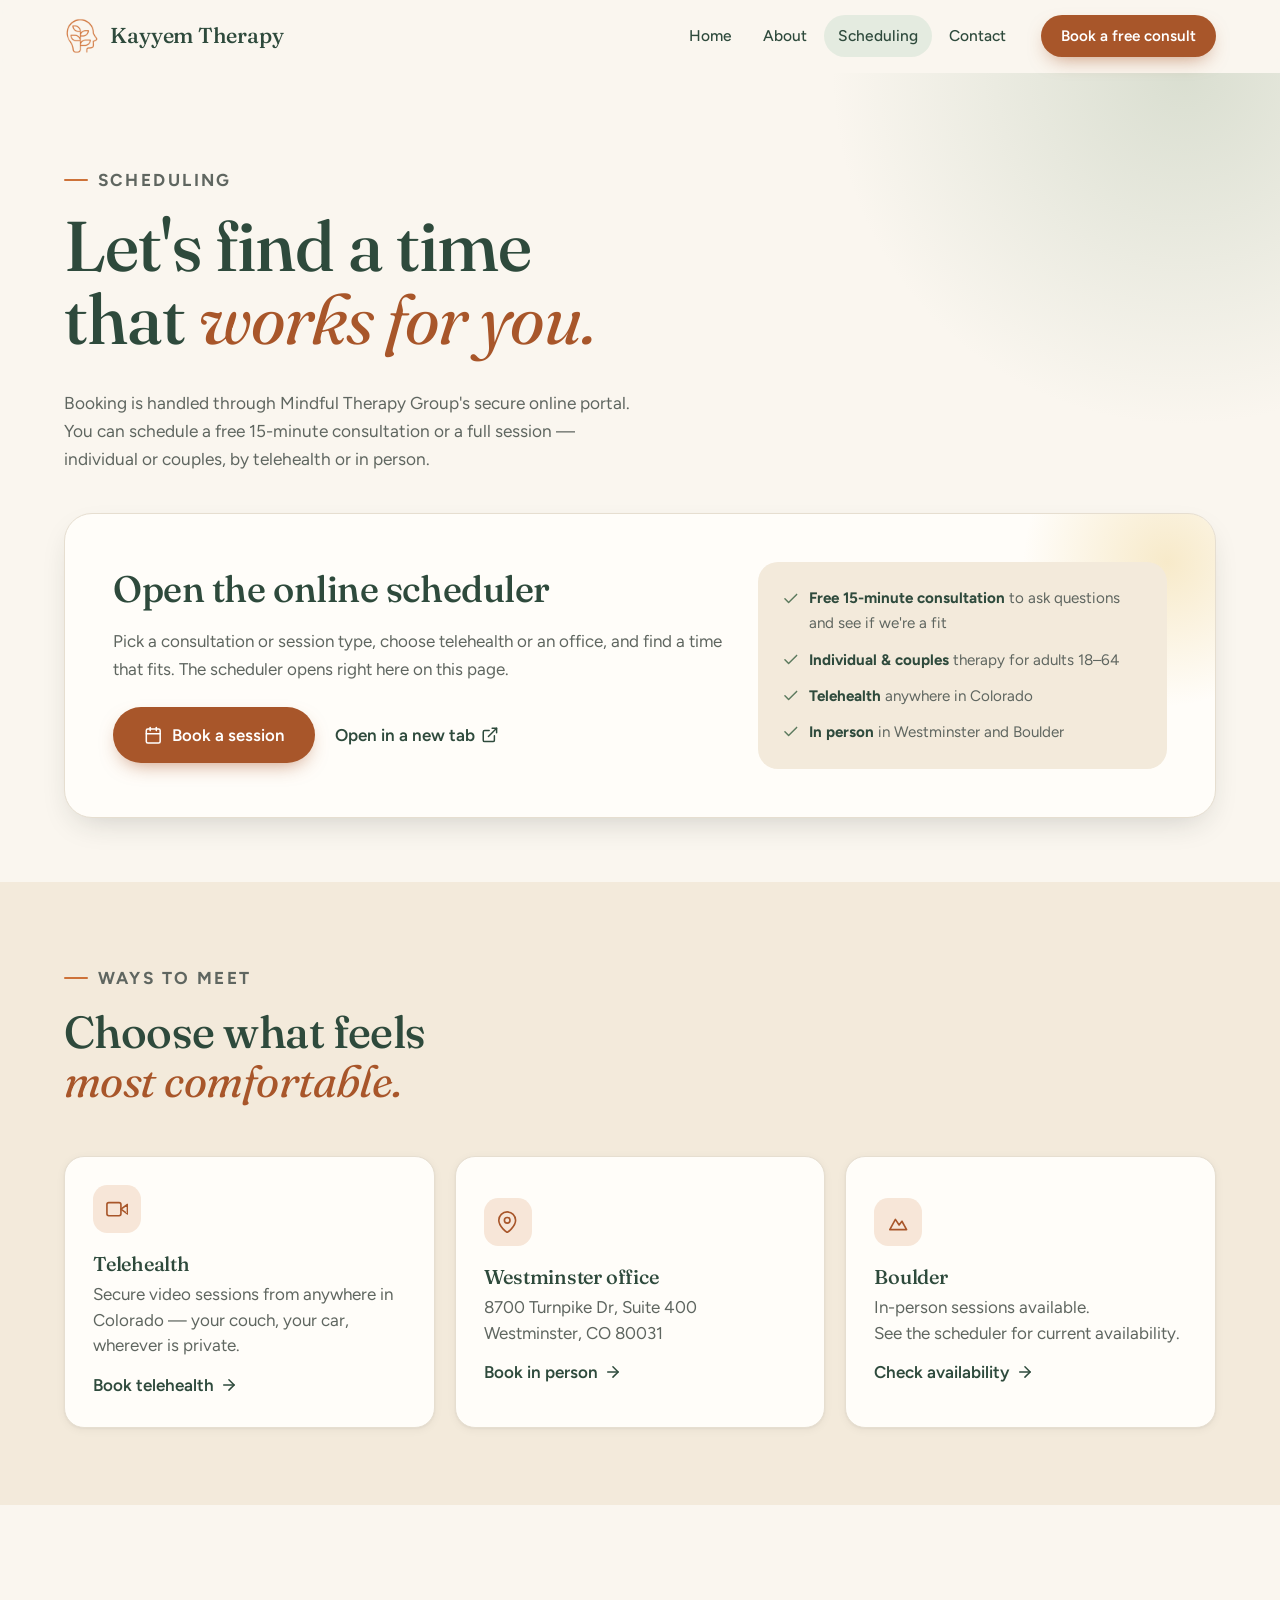
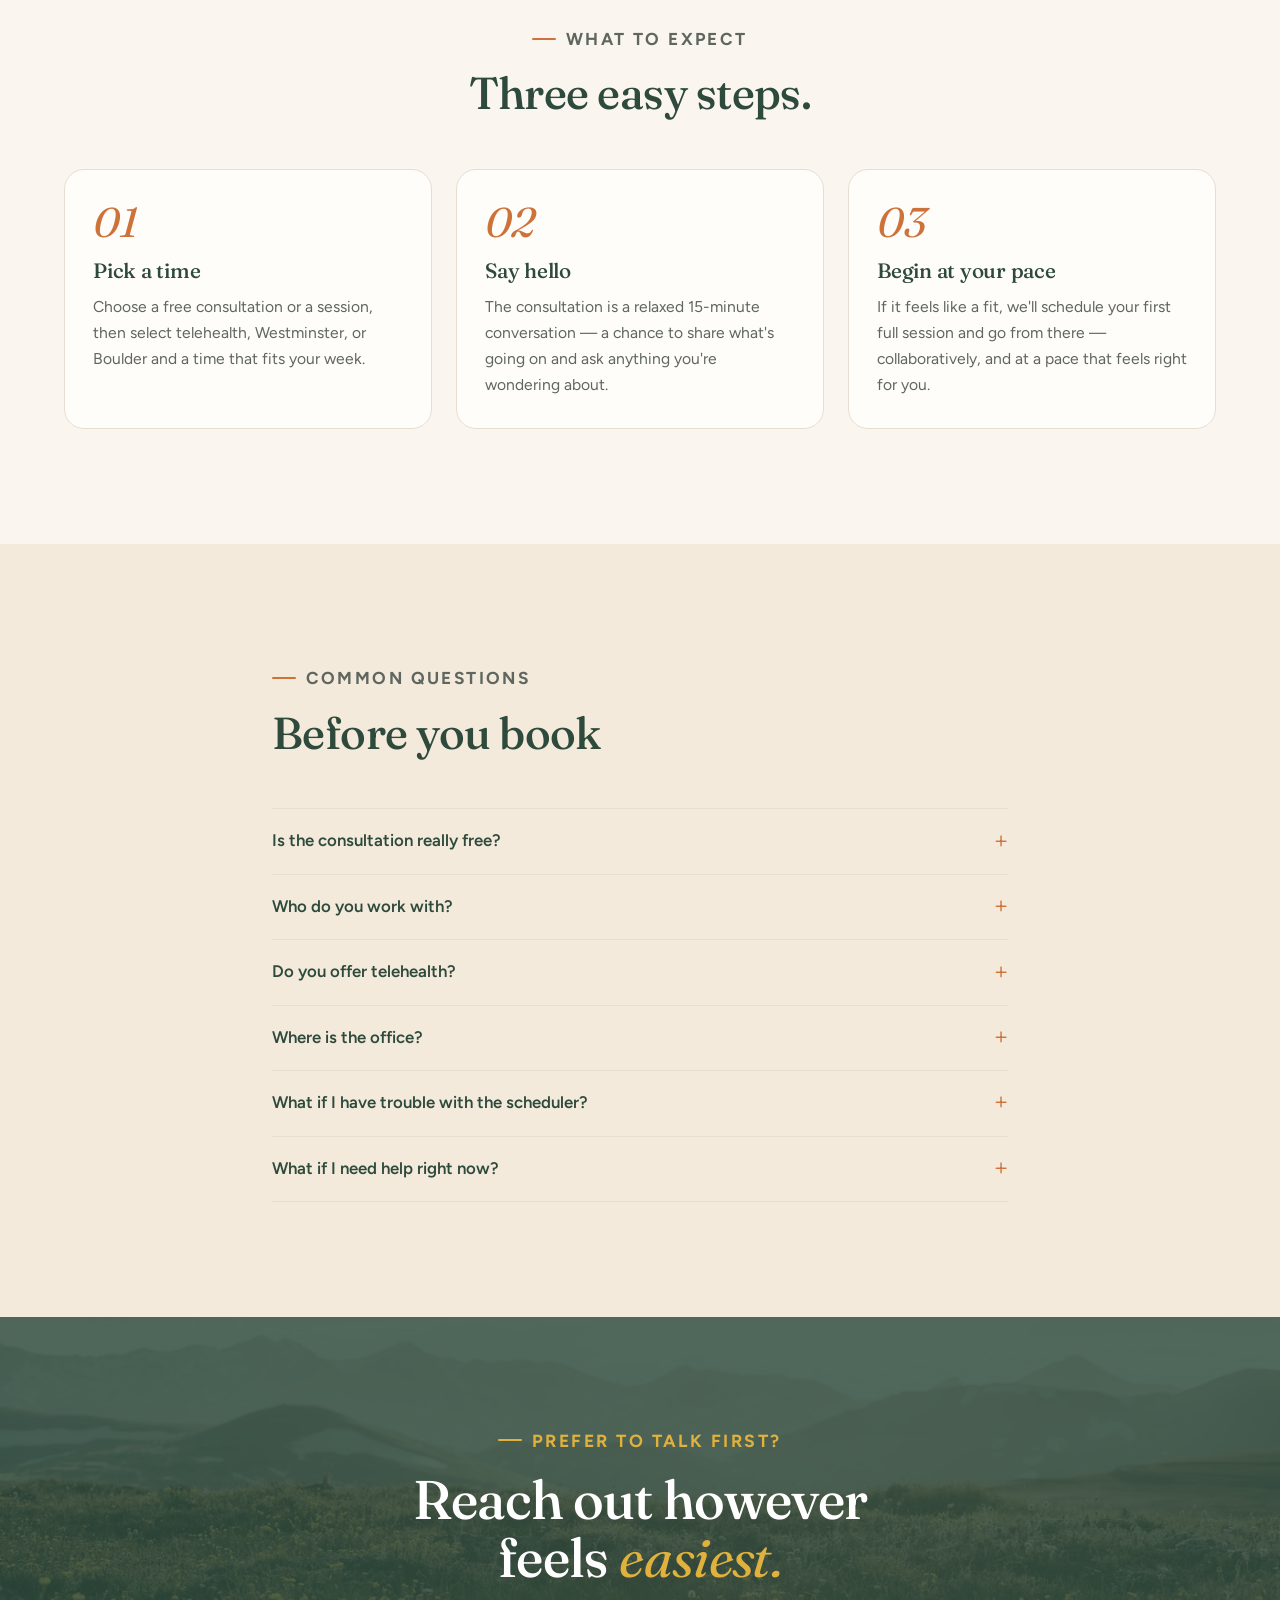
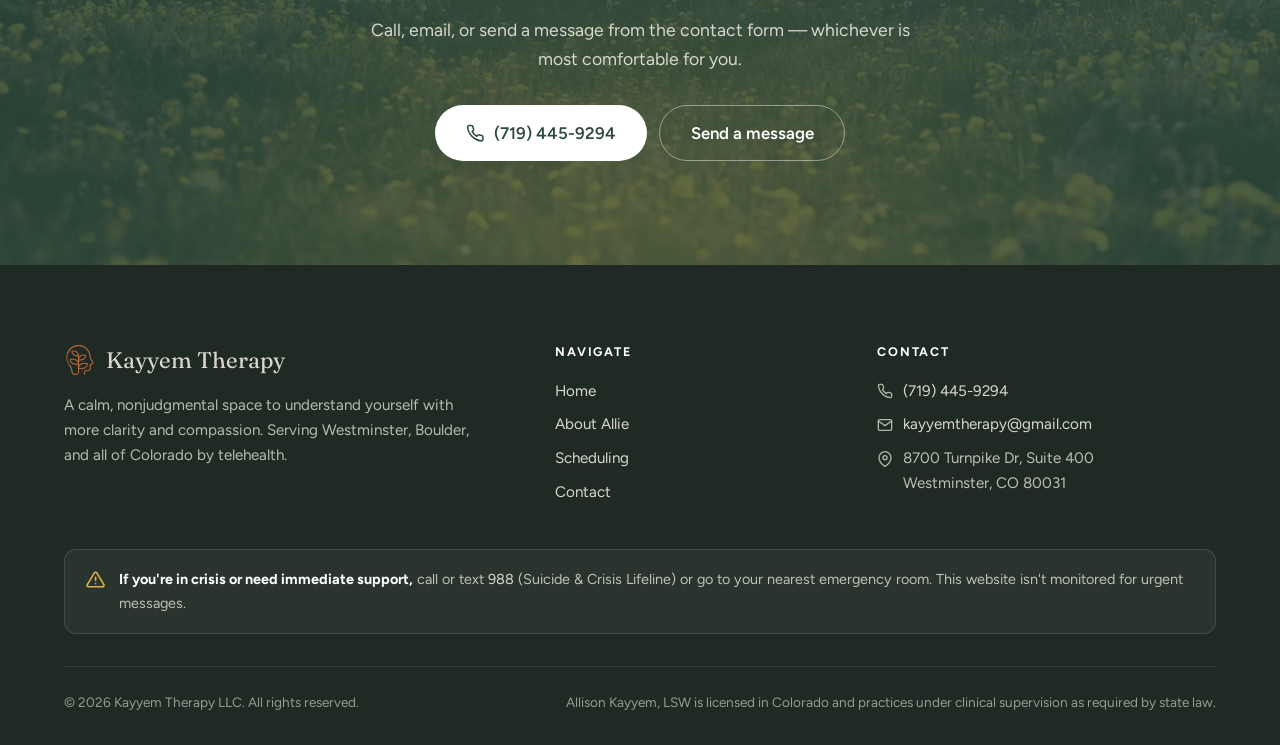
<file: schedule/index.html>
<!DOCTYPE html>
<html lang="en">
<head>
  <meta charset="utf-8">
  <meta name="viewport" content="width=device-width, initial-scale=1">
  <title>Scheduling · Book a Free Consultation · Kayyem Therapy</title>
  <meta name="description" content="Book a free 15-minute consultation or a therapy session with Allie Kayyem, LSW. Telehealth across Colorado or in person in Westminster and Boulder. Online scheduling available.">
  <link rel="canonical" href="https://www.kayyemtherapy.com/schedule/">
  <meta name="theme-color" content="#faf6ef">

  <meta property="og:type" content="website">
  <meta property="og:site_name" content="Kayyem Therapy">
  <meta property="og:title" content="Scheduling · Kayyem Therapy">
  <meta property="og:description" content="Book a free 15-minute consultation or a session — telehealth across Colorado or in person in Westminster and Boulder.">
  <meta property="og:url" content="https://www.kayyemtherapy.com/schedule/">
  <meta property="og:image" content="https://www.kayyemtherapy.com/assets/img/og-image.jpg">
  <meta name="twitter:card" content="summary_large_image">

  <link rel="icon" type="image/png" sizes="32x32" href="/assets/img/favicon-32.png">
  <link rel="icon" type="image/png" sizes="192x192" href="/assets/img/favicon-192.png">
  <link rel="apple-touch-icon" href="/assets/img/apple-touch-icon.png">

  <link rel="preload" href="../assets/fonts/fraunces-normal.woff2" as="font" type="font/woff2" crossorigin>
  <link rel="preload" href="../assets/fonts/figtree-normal.woff2" as="font" type="font/woff2" crossorigin>
  <link rel="stylesheet" href="../assets/css/site.css">
  <script>document.documentElement.classList.add("js");</script>
</head>

<body>
  <a class="skip-link" href="#main">Skip to content</a>

  <header class="site-header">
    <div class="container nav">
      <a class="brand" href="../" aria-label="Kayyem Therapy home">
        <img src="../assets/img/favicon-192.png" alt="" width="36" height="36">
        <span>Kayyem Therapy</span>
      </a>
      <button class="nav-toggle" type="button" aria-expanded="false" aria-controls="nav-menu" aria-label="Open menu">
        <span class="nav-toggle-bars"></span>
      </button>
      <div class="nav-menu" id="nav-menu">
        <ul class="nav-links">
          <li><a href="../">Home</a></li>
          <li><a href="../about/">About</a></li>
          <li><a href="./" aria-current="page">Scheduling</a></li>
          <li><a href="../#contact">Contact</a></li>
        </ul>
        <a class="btn btn-primary nav-cta" href="#book" data-open-scheduler>Book a free consult</a>
      </div>
    </div>
  </header>

  <main id="main">

    <!-- ========== Hero ========== -->
    <section class="page-hero" aria-labelledby="schedule-title">
      <div class="container">
        <div class="section-head" style="margin-bottom:2.5rem">
          <p class="eyebrow">Scheduling</p>
          <h1 id="schedule-title">Let's find a time that <em>works for you.</em></h1>
          <p class="lede">Booking is handled through Mindful Therapy Group's secure online portal. You can schedule a free 15-minute consultation or a full session &mdash; individual or couples, by telehealth or in person.</p>
        </div>

        <div class="booking-panel" id="book">
          <div>
            <h2>Open the online scheduler</h2>
            <p class="muted">Pick a consultation or session type, choose telehealth or an office, and find a time that fits. The scheduler opens right here on this page.</p>
            <div class="booking-actions">
              <button class="btn btn-primary btn-lg" type="button" data-open-scheduler>
                <svg aria-hidden="true" viewBox="0 0 24 24" fill="none" stroke="currentColor" stroke-width="2" stroke-linecap="round" stroke-linejoin="round"><rect x="3" y="4" width="18" height="18" rx="2" ry="2"/><line x1="16" y1="2" x2="16" y2="6"/><line x1="8" y1="2" x2="8" y2="6"/><line x1="3" y1="10" x2="21" y2="10"/></svg>
                Book a session
              </button>
              <a class="link-arrow" href="https://mindfultherapygroup.com/find-a-provider/?providerId=4339273000398490057&amp;providerName=allie-kayyem" target="_blank" rel="noopener">
                Open in a new tab
                <svg aria-hidden="true" viewBox="0 0 24 24" fill="none" stroke="currentColor" stroke-width="2" stroke-linecap="round" stroke-linejoin="round"><path d="M18 13v6a2 2 0 0 1-2 2H5a2 2 0 0 1-2-2V8a2 2 0 0 1 2-2h6"/><polyline points="15 3 21 3 21 9"/><line x1="10" y1="14" x2="21" y2="3"/></svg>
              </a>
            </div>
          </div>
          <aside class="booking-aside" aria-label="Quick facts">
            <ul>
              <li><svg aria-hidden="true" viewBox="0 0 24 24" fill="none" stroke="currentColor" stroke-width="2" stroke-linecap="round" stroke-linejoin="round"><polyline points="20 6 9 17 4 12"/></svg><span><strong>Free 15-minute consultation</strong> to ask questions and see if we're a fit</span></li>
              <li><svg aria-hidden="true" viewBox="0 0 24 24" fill="none" stroke="currentColor" stroke-width="2" stroke-linecap="round" stroke-linejoin="round"><polyline points="20 6 9 17 4 12"/></svg><span><strong>Individual &amp; couples</strong> therapy for adults 18&ndash;64</span></li>
              <li><svg aria-hidden="true" viewBox="0 0 24 24" fill="none" stroke="currentColor" stroke-width="2" stroke-linecap="round" stroke-linejoin="round"><polyline points="20 6 9 17 4 12"/></svg><span><strong>Telehealth</strong> anywhere in Colorado</span></li>
              <li><svg aria-hidden="true" viewBox="0 0 24 24" fill="none" stroke="currentColor" stroke-width="2" stroke-linecap="round" stroke-linejoin="round"><polyline points="20 6 9 17 4 12"/></svg><span><strong>In person</strong> in Westminster and Boulder</span></li>
            </ul>
          </aside>
        </div>
      </div>
    </section>

    <!-- ========== Session options ========== -->
    <section class="section section-sand section-tight" aria-labelledby="options-title">
      <div class="container">
        <div class="section-head reveal">
          <p class="eyebrow">Ways to meet</p>
          <h2 id="options-title">Choose what feels <em>most comfortable.</em></h2>
        </div>
        <div class="grid grid-3">
          <button class="card place reveal" type="button" data-open-scheduler style="text-align:left;font:inherit;cursor:pointer">
            <div class="card-icon copper"><svg aria-hidden="true" viewBox="0 0 24 24" fill="none" stroke="currentColor" stroke-width="1.75" stroke-linecap="round" stroke-linejoin="round"><polygon points="23 7 16 12 23 17 23 7"/><rect x="1" y="5" width="15" height="14" rx="2" ry="2"/></svg></div>
            <h3>Telehealth</h3>
            <address>Secure video sessions from anywhere in Colorado &mdash; your couch, your car, wherever is private.</address>
            <span class="link-arrow">Book telehealth <svg aria-hidden="true" viewBox="0 0 24 24" fill="none" stroke="currentColor" stroke-width="2" stroke-linecap="round" stroke-linejoin="round"><line x1="5" y1="12" x2="19" y2="12"/><polyline points="12 5 19 12 12 19"/></svg></span>
          </button>
          <button class="card place reveal reveal-delay-1" type="button" data-open-scheduler style="text-align:left;font:inherit;cursor:pointer">
            <div class="card-icon copper"><svg aria-hidden="true" viewBox="0 0 24 24" fill="none" stroke="currentColor" stroke-width="1.75" stroke-linecap="round" stroke-linejoin="round"><path d="M21 10c0 7-9 13-9 13s-9-6-9-13a9 9 0 0 1 18 0z"/><circle cx="12" cy="10" r="3"/></svg></div>
            <h3>Westminster office</h3>
            <address>8700 Turnpike Dr, Suite 400<br>Westminster, CO 80031</address>
            <span class="link-arrow">Book in person <svg aria-hidden="true" viewBox="0 0 24 24" fill="none" stroke="currentColor" stroke-width="2" stroke-linecap="round" stroke-linejoin="round"><line x1="5" y1="12" x2="19" y2="12"/><polyline points="12 5 19 12 12 19"/></svg></span>
          </button>
          <button class="card place reveal reveal-delay-2" type="button" data-open-scheduler style="text-align:left;font:inherit;cursor:pointer">
            <div class="card-icon copper"><svg aria-hidden="true" viewBox="0 0 24 24" fill="none" stroke="currentColor" stroke-width="1.75" stroke-linecap="round" stroke-linejoin="round"><path d="M3 20 9 9l4 6 3-4 5 9Z"/></svg></div>
            <h3>Boulder</h3>
            <address>In-person sessions available.<br>See the scheduler for current availability.</address>
            <span class="link-arrow">Check availability <svg aria-hidden="true" viewBox="0 0 24 24" fill="none" stroke="currentColor" stroke-width="2" stroke-linecap="round" stroke-linejoin="round"><line x1="5" y1="12" x2="19" y2="12"/><polyline points="12 5 19 12 12 19"/></svg></span>
          </button>
        </div>
      </div>
    </section>

    <!-- ========== What to expect ========== -->
    <section class="section" aria-labelledby="expect-title">
      <div class="container">
        <div class="section-head center reveal">
          <p class="eyebrow">What to expect</p>
          <h2 id="expect-title">Three easy steps.</h2>
        </div>
        <ol class="steps" style="list-style:none;padding:0;margin:0">
          <li class="step reveal">
            <div class="step-num" aria-hidden="true">01</div>
            <h3>Pick a time</h3>
            <p>Choose a free consultation or a session, then select telehealth, Westminster, or Boulder and a time that fits your week.</p>
          </li>
          <li class="step reveal reveal-delay-1">
            <div class="step-num" aria-hidden="true">02</div>
            <h3>Say hello</h3>
            <p>The consultation is a relaxed 15-minute conversation &mdash; a chance to share what's going on and ask anything you're wondering about.</p>
          </li>
          <li class="step reveal reveal-delay-2">
            <div class="step-num" aria-hidden="true">03</div>
            <h3>Begin at your pace</h3>
            <p>If it feels like a fit, we'll schedule your first full session and go from there &mdash; collaboratively, and at a pace that feels right for you.</p>
          </li>
        </ol>
      </div>
    </section>

    <!-- ========== FAQ ========== -->
    <section class="section section-sand" aria-labelledby="faq-title">
      <div class="container container-narrow">
        <div class="section-head reveal">
          <p class="eyebrow">Common questions</p>
          <h2 id="faq-title">Before you book</h2>
        </div>
        <div class="faq reveal">
          <details>
            <summary>Is the consultation really free?</summary>
            <p>Yes. The 15-minute consultation is free and there's no obligation. It's simply a chance to ask questions and get a sense of whether working together feels like a good fit.</p>
          </details>
          <details>
            <summary>Who do you work with?</summary>
            <p>Adults ages 18&ndash;64, as individuals or couples. Common reasons people reach out include anxiety and stress, depression and low mood, relationship and communication challenges, and feeling stuck in patterns they can't quite untangle on their own.</p>
          </details>
          <details>
            <summary>Do you offer telehealth?</summary>
            <p>Yes. Secure video sessions are available to clients anywhere in Colorado. In-person sessions are offered at the Westminster office and in Boulder.</p>
          </details>
          <details>
            <summary>Where is the office?</summary>
            <p>8700 Turnpike Dr, Suite 400, Westminster, CO 80031. Boulder availability is shown in the online scheduler.</p>
          </details>
          <details>
            <summary>What if I have trouble with the scheduler?</summary>
            <p>Try opening it in a new tab, or simply call <a href="tel:+17194459294">(719) 445-9294</a> or email <a href="mailto:kayyemtherapy@gmail.com">kayyemtherapy@gmail.com</a> and we'll find a time together.</p>
          </details>
          <details>
            <summary>What if I need help right now?</summary>
            <p>If you're in crisis or need immediate support, call or text <a href="tel:988">988</a> (Suicide &amp; Crisis Lifeline) or go to your nearest emergency room. This website and the scheduler aren't monitored for urgent messages.</p>
          </details>
        </div>
      </div>
    </section>

    <!-- ========== CTA band ========== -->
    <section class="cta-band" aria-labelledby="cta-title">
      <div class="container">
        <div class="cta-inner reveal">
          <p class="eyebrow">Prefer to talk first?</p>
          <h2 id="cta-title">Reach out however feels <em>easiest.</em></h2>
          <p>Call, email, or send a message from the contact form &mdash; whichever is most comfortable for you.</p>
          <div class="cta-actions">
            <a class="btn btn-light btn-lg" href="tel:+17194459294">
              <svg aria-hidden="true" viewBox="0 0 24 24" fill="none" stroke="currentColor" stroke-width="2" stroke-linecap="round" stroke-linejoin="round"><path d="M22 16.92v3a2 2 0 0 1-2.18 2 19.79 19.79 0 0 1-8.63-3.07 19.5 19.5 0 0 1-6-6 19.79 19.79 0 0 1-3.07-8.67A2 2 0 0 1 4.11 2h3a2 2 0 0 1 2 1.72c.127.96.361 1.903.7 2.81a2 2 0 0 1-.45 2.11L8.09 9.91a16 16 0 0 0 6 6l1.27-1.27a2 2 0 0 1 2.11-.45c.907.339 1.85.573 2.81.7A2 2 0 0 1 22 16.92z"/></svg>
              (719) 445-9294
            </a>
            <a class="btn btn-ghost-light btn-lg" href="../#contact">Send a message</a>
          </div>
        </div>
      </div>
    </section>

  </main>

  <!-- Scheduler modal -->
  <div class="modal" id="scheduler-modal" role="dialog" aria-modal="true" aria-label="Online scheduling" aria-hidden="true"
       data-url="https://mindfultherapygroup.com/find-a-provider/?providerId=4339273000398490057&providerName=allie-kayyem">
    <div class="modal-backdrop" data-close-scheduler></div>
    <div class="modal-sheet">
      <div class="modal-bar">
        <span><strong>Online scheduling</strong> <span class="modal-hint">&middot; powered by Mindful Therapy Group</span></span>
        <span class="modal-links">
          <a class="modal-close" href="https://mindfultherapygroup.com/find-a-provider/?providerId=4339273000398490057&amp;providerName=allie-kayyem" target="_blank" rel="noopener" title="Open the scheduler in a new tab">
            <svg aria-hidden="true" viewBox="0 0 24 24" fill="none" stroke="currentColor" stroke-width="2" stroke-linecap="round" stroke-linejoin="round"><path d="M18 13v6a2 2 0 0 1-2 2H5a2 2 0 0 1-2-2V8a2 2 0 0 1 2-2h6"/><polyline points="15 3 21 3 21 9"/><line x1="10" y1="14" x2="21" y2="3"/></svg>
            New tab
          </a>
          <button class="modal-close" type="button" data-close-scheduler>
            <svg aria-hidden="true" viewBox="0 0 24 24" fill="none" stroke="currentColor" stroke-width="2" stroke-linecap="round" stroke-linejoin="round"><line x1="18" y1="6" x2="6" y2="18"/><line x1="6" y1="6" x2="18" y2="18"/></svg>
            Close
          </button>
        </span>
      </div>
      <iframe title="Online scheduling with Mindful Therapy Group" src="about:blank" loading="lazy" referrerpolicy="no-referrer"></iframe>
    </div>
  </div>

  <footer class="site-footer">
    <div class="container">
      <div class="footer-grid">
        <div>
          <a class="footer-brand" href="../"><img src="../assets/img/favicon-192.png" alt="" width="32" height="32"> Kayyem Therapy</a>
          <p class="footer-tagline">A calm, nonjudgmental space to understand yourself with more clarity and compassion. Serving Westminster, Boulder, and all of Colorado by telehealth.</p>
        </div>
        <div>
          <p class="footer-heading">Navigate</p>
          <ul class="footer-list">
            <li><a href="../">Home</a></li>
            <li><a href="../about/">About Allie</a></li>
            <li><a href="./">Scheduling</a></li>
            <li><a href="../#contact">Contact</a></li>
          </ul>
        </div>
        <div>
          <p class="footer-heading">Contact</p>
          <ul class="footer-list">
            <li><svg aria-hidden="true" viewBox="0 0 24 24" fill="none" stroke="currentColor" stroke-width="2" stroke-linecap="round" stroke-linejoin="round"><path d="M22 16.92v3a2 2 0 0 1-2.18 2 19.79 19.79 0 0 1-8.63-3.07 19.5 19.5 0 0 1-6-6 19.79 19.79 0 0 1-3.07-8.67A2 2 0 0 1 4.11 2h3a2 2 0 0 1 2 1.72c.127.96.361 1.903.7 2.81a2 2 0 0 1-.45 2.11L8.09 9.91a16 16 0 0 0 6 6l1.27-1.27a2 2 0 0 1 2.11-.45c.907.339 1.85.573 2.81.7A2 2 0 0 1 22 16.92z"/></svg><a href="tel:+17194459294">(719) 445-9294</a></li>
            <li><svg aria-hidden="true" viewBox="0 0 24 24" fill="none" stroke="currentColor" stroke-width="2" stroke-linecap="round" stroke-linejoin="round"><path d="M4 4h16c1.1 0 2 .9 2 2v12c0 1.1-.9 2-2 2H4c-1.1 0-2-.9-2-2V6c0-1.1.9-2 2-2z"/><polyline points="22,6 12,13 2,6"/></svg><a href="mailto:kayyemtherapy@gmail.com">kayyemtherapy@gmail.com</a></li>
            <li><svg aria-hidden="true" viewBox="0 0 24 24" fill="none" stroke="currentColor" stroke-width="2" stroke-linecap="round" stroke-linejoin="round"><path d="M21 10c0 7-9 13-9 13s-9-6-9-13a9 9 0 0 1 18 0z"/><circle cx="12" cy="10" r="3"/></svg><span>8700 Turnpike Dr, Suite 400<br>Westminster, CO 80031</span></li>
          </ul>
        </div>
      </div>

      <p class="crisis">
        <svg aria-hidden="true" viewBox="0 0 24 24" fill="none" stroke="currentColor" stroke-width="2" stroke-linecap="round" stroke-linejoin="round"><path d="M10.29 3.86L1.82 18a2 2 0 0 0 1.71 3h16.94a2 2 0 0 0 1.71-3L13.71 3.86a2 2 0 0 0-3.42 0z"/><line x1="12" y1="9" x2="12" y2="13"/><line x1="12" y1="17" x2="12.01" y2="17"/></svg>
        <span><strong>If you're in crisis or need immediate support,</strong> call or text <a href="tel:988">988</a> (Suicide &amp; Crisis Lifeline) or go to your nearest emergency room. This website isn't monitored for urgent messages.</span>
      </p>

      <div class="footer-note">
        <span>&copy; <span data-year>2025</span> Kayyem Therapy LLC. All rights reserved.</span>
        <span>Allison Kayyem, LSW is licensed in Colorado and practices under clinical supervision as required by state law.</span>
      </div>
    </div>
  </footer>

  <script src="../assets/js/site.js" defer></script>
</body>
</html>
</file>
<file: assets/css/site.css>
/* ==========================================================================
   Kayyem Therapy — site.css
   Warm, grounded Colorado palette · Fraunces (display) + Figtree (body)
   ========================================================================== */

/* ---------- Fonts (self-hosted, latin subsets) ---------- */
@font-face {
  font-family: "Fraunces";
  src: url("../fonts/fraunces-normal.woff2") format("woff2");
  font-weight: 300 700;
  font-style: normal;
  font-display: swap;
}
@font-face {
  font-family: "Fraunces";
  src: url("../fonts/fraunces-italic.woff2") format("woff2");
  font-weight: 300 700;
  font-style: italic;
  font-display: swap;
}
@font-face {
  font-family: "Figtree";
  src: url("../fonts/figtree-normal.woff2") format("woff2");
  font-weight: 300 900;
  font-style: normal;
  font-display: swap;
}
@font-face {
  font-family: "Figtree";
  src: url("../fonts/figtree-italic.woff2") format("woff2");
  font-weight: 300 900;
  font-style: italic;
  font-display: swap;
}

/* ---------- Design tokens ---------- */
:root {
  --cream: #faf6ef;
  --sand: #f3eadb;
  --paper: #fffdf9;
  --ink: #1f2a24;
  --pine: #2e4a3c;
  --moss: #5c7a5e;
  --sage: #a9bba3;
  --sage-soft: #e4ebe0;
  --copper: #cd7239;
  --copper-ink: #a8562a;
  --copper-deep: #9e4f1e;
  --copper-soft: #f7e6d8;
  --gold: #e0b13d;
  --stone: #5f6660;
  --line: #e6ded0;

  --font-display: "Fraunces", Georgia, "Times New Roman", serif;
  --font-body: "Figtree", system-ui, -apple-system, "Segoe UI", Roboto, sans-serif;

  --radius: 1.25rem;
  --radius-sm: 0.75rem;
  --radius-pill: 999px;

  --shadow-sm: 0 1px 2px rgba(31, 42, 36, 0.05), 0 2px 10px rgba(31, 42, 36, 0.05);
  --shadow-md: 0 12px 32px -12px rgba(31, 42, 36, 0.22);
  --shadow-lg: 0 32px 64px -24px rgba(31, 42, 36, 0.32);

  --container: 72rem;
  --gutter: clamp(1.25rem, 4vw, 2.5rem);
  --section: clamp(4rem, 9vw, 7.5rem);
  --header-h: 4.5rem;
  --ease: cubic-bezier(0.2, 0.7, 0.2, 1);
}

/* ---------- Base ---------- */
*, *::before, *::after { box-sizing: border-box; }

html {
  scroll-behavior: smooth;
  -webkit-text-size-adjust: 100%;
  scroll-padding-top: calc(var(--header-h) + 1rem);
}

body {
  margin: 0;
  background: var(--cream);
  color: var(--ink);
  font-family: var(--font-body);
  font-size: 1.0625rem;
  line-height: 1.65;
  -webkit-font-smoothing: antialiased;
  text-rendering: optimizeLegibility;
  overflow-x: hidden;
}

body.nav-open,
body.modal-open { overflow: hidden; }

img, picture, video { display: block; max-width: 100%; height: auto; }
svg { flex-shrink: 0; }

a {
  color: var(--copper-ink);
  text-decoration: underline;
  text-decoration-thickness: 1px;
  text-underline-offset: 0.18em;
  transition: color 0.2s;
}
a:hover { color: var(--copper-deep); }

:focus-visible {
  outline: 3px solid var(--copper);
  outline-offset: 3px;
  border-radius: 4px;
}

p { margin: 0 0 1.1em; }
p:last-child { margin-bottom: 0; }

h1, h2, h3, h4 {
  font-family: var(--font-display);
  font-weight: 500;
  line-height: 1.1;
  color: var(--pine);
  margin: 0 0 0.5em;
  letter-spacing: -0.012em;
  text-wrap: balance;
}
h1 { font-size: clamp(2.5rem, 5.6vw, 4.4rem); line-height: 1.03; }
h2 { font-size: clamp(1.95rem, 3.6vw, 2.8rem); line-height: 1.08; }
h3 { font-size: clamp(1.2rem, 1.8vw, 1.4rem); line-height: 1.25; }
h4 { font-size: 1.05rem; }

h1 em, h2 em, .display em {
  font-style: italic;
  font-weight: 400;
  color: var(--copper-ink);
}

.eyebrow {
  display: inline-flex;
  align-items: center;
  gap: 0.6rem;
  margin: 0 0 1rem;
  font-size: 0.78rem;
  font-weight: 700;
  letter-spacing: 0.14em;
  text-transform: uppercase;
  color: var(--copper-ink);
}
.eyebrow::before {
  content: "";
  width: 1.5rem;
  height: 2px;
  background: var(--copper);
  border-radius: 2px;
}

.lede {
  font-size: clamp(1.1rem, 1.5vw, 1.28rem);
  line-height: 1.6;
  color: var(--stone);
  max-width: 36rem;
  text-wrap: pretty;
}

.muted { color: var(--stone); }
.small { font-size: 0.92rem; }
.text-center { text-align: center; }

.skip-link {
  position: absolute;
  left: 1rem;
  top: -4rem;
  z-index: 200;
  background: var(--pine);
  color: #fff;
  padding: 0.6rem 1rem;
  border-radius: var(--radius-sm);
  text-decoration: none;
  transition: top 0.2s;
}
.skip-link:focus { top: 1rem; color: #fff; }

/* ---------- Layout ---------- */
.container {
  width: min(100% - 2 * var(--gutter), var(--container));
  margin-inline: auto;
}
.container-narrow { max-width: 46rem; }

.section { padding: var(--section) 0; }
.section-sand { background: var(--sand); }
.section-tight { padding: clamp(3rem, 6vw, 5rem) 0; }
.section-clip { overflow: hidden; }

.section-head { max-width: 42rem; margin-bottom: clamp(2rem, 4vw, 3.5rem); }
.section-head.center { margin-inline: auto; text-align: center; }
.section-head.center .eyebrow { justify-content: center; }
.section-head p { color: var(--stone); font-size: 1.08rem; }

.grid { display: grid; gap: 1.25rem; }
.grid-2 { grid-template-columns: repeat(2, 1fr); }
.grid-3 { grid-template-columns: repeat(3, 1fr); }
@media (max-width: 900px) { .grid-3 { grid-template-columns: repeat(2, 1fr); } }
@media (max-width: 600px) { .grid-2, .grid-3 { grid-template-columns: 1fr; } }

.split {
  display: grid;
  grid-template-columns: 1fr 1fr;
  gap: clamp(2rem, 6vw, 5rem);
  align-items: center;
}
@media (max-width: 860px) { .split { grid-template-columns: 1fr; } }

/* ---------- Buttons ---------- */
.btn {
  display: inline-flex;
  align-items: center;
  justify-content: center;
  gap: 0.55rem;
  padding: 0.9rem 1.5rem;
  border-radius: var(--radius-pill);
  font: inherit;
  font-weight: 600;
  font-size: 1rem;
  line-height: 1.2;
  text-decoration: none;
  border: 1.5px solid transparent;
  cursor: pointer;
  white-space: nowrap;
  transition: transform 0.2s var(--ease), background-color 0.2s, color 0.2s, border-color 0.2s, box-shadow 0.2s;
}
.btn svg { width: 1.1em; height: 1.1em; }
.btn:active { transform: translateY(1px); }

.btn-primary {
  background: var(--copper-ink);
  color: #fff;
  box-shadow: 0 8px 20px -8px rgba(168, 86, 42, 0.65);
}
.btn-primary:hover { background: var(--copper-deep); color: #fff; transform: translateY(-1px); }

.btn-secondary {
  background: transparent;
  color: var(--pine);
  border-color: rgba(46, 74, 60, 0.35);
}
.btn-secondary:hover { background: var(--sage-soft); border-color: var(--pine); color: var(--pine); }

.btn-light { background: #fff; color: var(--pine); }
.btn-light:hover { background: var(--cream); color: var(--pine); transform: translateY(-1px); }

.btn-ghost-light { color: #fff; border-color: rgba(255, 255, 255, 0.45); }
.btn-ghost-light:hover { background: rgba(255, 255, 255, 0.1); border-color: #fff; color: #fff; }

.btn-lg { padding: 1.05rem 1.9rem; font-size: 1.05rem; }
.btn-block { width: 100%; }

.link-arrow {
  display: inline-flex;
  align-items: center;
  gap: 0.4rem;
  font-weight: 600;
  text-decoration: none;
  color: var(--pine);
}
.link-arrow svg { width: 1.05em; height: 1.05em; transition: transform 0.2s var(--ease); }
.link-arrow:hover { color: var(--copper-ink); }
.link-arrow:hover svg { transform: translateX(3px); }

/* ---------- Header / nav ---------- */
.site-header {
  position: sticky;
  top: 0;
  z-index: 60;
  border-bottom: 1px solid transparent;
  transition: border-color 0.3s, box-shadow 0.3s;
}
/* Blur lives on a pseudo-element: a backdrop-filter on the header itself would
   become the containing block for the fixed-position mobile menu. */
.site-header::before {
  content: "";
  position: absolute;
  inset: 0;
  z-index: -1;
  background: rgba(250, 246, 239, 0.86);
  -webkit-backdrop-filter: saturate(1.4) blur(14px);
  backdrop-filter: saturate(1.4) blur(14px);
}
.site-header.is-scrolled {
  border-bottom-color: var(--line);
  box-shadow: 0 6px 24px -18px rgba(31, 42, 36, 0.35);
}

.nav {
  display: flex;
  align-items: center;
  justify-content: space-between;
  gap: 1.5rem;
  min-height: var(--header-h);
}

.brand {
  display: inline-flex;
  align-items: center;
  gap: 0.65rem;
  text-decoration: none;
  color: var(--pine);
  font-family: var(--font-display);
  font-size: 1.35rem;
  font-weight: 500;
  letter-spacing: -0.01em;
}
.brand:hover { color: var(--pine); }
.brand img { width: 2.25rem; height: 2.25rem; }

.nav-menu { display: flex; align-items: center; gap: 1.25rem; }

.nav-links {
  display: flex;
  gap: 0.15rem;
  list-style: none;
  margin: 0;
  padding: 0;
}
.nav-links a {
  display: inline-block;
  padding: 0.5rem 0.9rem;
  border-radius: var(--radius-pill);
  text-decoration: none;
  color: var(--pine);
  font-weight: 500;
  font-size: 0.97rem;
  transition: background-color 0.2s, color 0.2s;
}
.nav-links a:hover { background: var(--sand); color: var(--pine); }
.nav-links a[aria-current="page"] { background: var(--sage-soft); }

.nav-cta { padding: 0.7rem 1.2rem; font-size: 0.95rem; }

.nav-toggle {
  display: none;
  position: relative;
  width: 2.75rem;
  height: 2.75rem;
  border: 1.5px solid var(--line);
  border-radius: var(--radius-pill);
  background: var(--paper);
  cursor: pointer;
  padding: 0;
}
.nav-toggle-bars,
.nav-toggle-bars::before,
.nav-toggle-bars::after {
  position: absolute;
  left: 50%;
  width: 1.15rem;
  height: 2px;
  background: var(--pine);
  border-radius: 2px;
  transition: transform 0.25s var(--ease), opacity 0.2s;
  content: "";
}
.nav-toggle-bars { top: 50%; transform: translate(-50%, -50%); }
.nav-toggle-bars::before { transform: translate(-50%, -7px); }
.nav-toggle-bars::after { transform: translate(-50%, 5px); }
.nav-toggle[aria-expanded="true"] .nav-toggle-bars { background: transparent; }
.nav-toggle[aria-expanded="true"] .nav-toggle-bars::before { transform: translate(-50%, -1px) rotate(45deg); }
.nav-toggle[aria-expanded="true"] .nav-toggle-bars::after { transform: translate(-50%, -1px) rotate(-45deg); }

@media (max-width: 860px) {
  .nav-toggle { display: block; }
  .nav-menu {
    position: fixed;
    inset: var(--header-h) 0 0 0;
    z-index: 55;
    flex-direction: column;
    align-items: stretch;
    justify-content: flex-start;
    gap: 1.5rem;
    padding: 1.5rem var(--gutter) 2.5rem;
    background: var(--cream);
    border-top: 1px solid var(--line);
    opacity: 0;
    visibility: hidden;
    transform: translateY(-8px);
    transition: opacity 0.25s var(--ease), transform 0.25s var(--ease), visibility 0s linear 0.25s;
    overflow-y: auto;
  }
  .nav-menu.is-open {
    opacity: 1;
    visibility: visible;
    transform: none;
    transition: opacity 0.25s var(--ease), transform 0.25s var(--ease), visibility 0s;
  }
  .nav-links { flex-direction: column; gap: 0.25rem; }
  .nav-links a {
    display: block;
    padding: 0.9rem 1rem;
    font-size: 1.25rem;
    font-family: var(--font-display);
    font-weight: 500;
    border-radius: var(--radius-sm);
  }
  .nav-cta { width: 100%; padding: 1rem 1.25rem; font-size: 1.05rem; }
}

/* ---------- Hero (home) ---------- */
.hero {
  position: relative;
  overflow: hidden;
  padding: clamp(2.5rem, 6vw, 5.5rem) 0 clamp(3rem, 7vw, 6rem);
}
.hero::before,
.hero::after {
  content: "";
  position: absolute;
  border-radius: 50%;
  pointer-events: none;
  z-index: 0;
}
.hero::before {
  width: 48rem;
  height: 48rem;
  right: -18rem;
  top: -20rem;
  background: radial-gradient(closest-side, rgba(169, 187, 163, 0.45), rgba(169, 187, 163, 0));
}
.hero::after {
  width: 36rem;
  height: 36rem;
  left: -16rem;
  bottom: -18rem;
  background: radial-gradient(closest-side, rgba(224, 177, 61, 0.22), rgba(224, 177, 61, 0));
}
.hero .container { position: relative; z-index: 1; }

.hero-grid {
  display: grid;
  grid-template-columns: 1.08fr 0.92fr;
  gap: clamp(2rem, 5vw, 4.5rem);
  align-items: center;
}
.hero-copy h1 { margin-bottom: 1.25rem; max-width: 12ch; }
.hero-copy .lede { max-width: 32rem; }

.hero-actions {
  display: flex;
  flex-wrap: wrap;
  gap: 0.75rem;
  margin-top: 1.9rem;
}

.hero-trust {
  display: flex;
  flex-wrap: wrap;
  gap: 0.6rem 1.4rem;
  margin: 2.25rem 0 0;
  padding: 0;
  list-style: none;
  color: var(--stone);
  font-size: 0.93rem;
  font-weight: 500;
}
.hero-trust li { display: inline-flex; align-items: center; gap: 0.45rem; }
.hero-trust svg { width: 1.05rem; height: 1.05rem; color: var(--moss); }

.hero-visual {
  position: relative;
  max-width: 29rem;
  margin-inline: auto;
  padding: 0 1rem 1.5rem 2rem;
}
.hero-arch {
  position: relative;
  border-radius: 999px 999px var(--radius) var(--radius);
  overflow: hidden;
  aspect-ratio: 4 / 5;
  box-shadow: var(--shadow-lg);
  background: var(--sand);
}
.hero-arch img { width: 100%; height: 100%; object-fit: cover; object-position: 50% 60%; }
.hero-arch::after {
  content: "";
  position: absolute;
  inset: 0;
  background: linear-gradient(to top, rgba(31, 42, 36, 0.18), rgba(31, 42, 36, 0) 45%);
}

.hero-portrait {
  position: absolute;
  left: 0;
  bottom: 0;
  width: 42%;
  aspect-ratio: 1;
  border-radius: 50%;
  overflow: hidden;
  border: 6px solid var(--cream);
  box-shadow: var(--shadow-md);
  background: var(--sand);
}
.hero-portrait img { width: 100%; height: 100%; object-fit: cover; }

.hero-badge {
  position: absolute;
  right: -0.25rem;
  top: 12%;
  display: flex;
  align-items: center;
  gap: 0.7rem;
  max-width: 13.5rem;
  padding: 0.8rem 1rem;
  background: var(--paper);
  border-radius: var(--radius-sm);
  box-shadow: var(--shadow-md);
  font-size: 0.85rem;
  color: var(--stone);
  line-height: 1.3;
}
.hero-badge strong {
  display: block;
  font-family: var(--font-display);
  font-size: 1.05rem;
  font-weight: 500;
  color: var(--pine);
  margin-bottom: 0.1rem;
}
.hero-badge .ico {
  flex: 0 0 2.4rem;
  height: 2.4rem;
  border-radius: 0.7rem;
  background: var(--copper-soft);
  color: var(--copper-ink);
  display: grid;
  place-items: center;
}
.hero-badge .ico svg { width: 1.2rem; height: 1.2rem; }

@media (max-width: 900px) {
  .hero-grid { grid-template-columns: 1fr; gap: 3rem; }
  .hero-copy h1 { max-width: none; }
  .hero-visual { max-width: 24rem; }
}
@media (max-width: 480px) {
  .hero-visual { padding: 0 0.5rem 1.25rem 1.25rem; }
  .hero-badge { max-width: 12rem; padding: 0.65rem 0.8rem; }
  .hero-actions .btn { width: 100%; }
}

/* ---------- Cards ---------- */
.card {
  background: var(--paper);
  border: 1px solid var(--line);
  border-radius: var(--radius);
  padding: 1.75rem;
  box-shadow: var(--shadow-sm);
  transition: transform 0.25s var(--ease), box-shadow 0.25s var(--ease);
}
.card:hover { transform: translateY(-3px); box-shadow: var(--shadow-md); }
.card h3 { font-size: 1.25rem; margin-bottom: 0.4rem; }
.card p { margin: 0; color: var(--stone); font-size: 0.98rem; }

.card-icon {
  width: 3rem;
  height: 3rem;
  border-radius: 0.9rem;
  display: grid;
  place-items: center;
  background: var(--sage-soft);
  color: var(--pine);
  margin-bottom: 1.1rem;
}
.card-icon svg { width: 1.4rem; height: 1.4rem; }
.card-icon.copper { background: var(--copper-soft); color: var(--copper-ink); }

.card-link {
  text-decoration: none;
  color: inherit;
  display: block;
}
.card-link .link-arrow { margin-top: 1rem; }

/* ---------- Meet Allie / video ---------- */
.meet-grid {
  display: grid;
  grid-template-columns: 0.85fr 1.15fr;
  gap: clamp(2.5rem, 6vw, 5rem);
  align-items: center;
}
@media (max-width: 860px) { .meet-grid { grid-template-columns: 1fr; } }

.video-wrap { position: relative; max-width: 21.5rem; margin-inline: auto; padding: 0 0.75rem; }
.video-wrap::before {
  content: "";
  position: absolute;
  inset: 8% 0 -6% 1.75rem;
  background: var(--sand);
  border-radius: 2.25rem;
  transform: rotate(-4deg);
  z-index: 0;
}
.video-frame {
  position: relative;
  z-index: 1;
  aspect-ratio: 9 / 16;
  border-radius: 1.75rem;
  overflow: hidden;
  background: var(--ink);
  box-shadow: var(--shadow-lg);
}
.video-frame video { width: 100%; height: 100%; object-fit: cover; }

.video-play {
  position: absolute;
  inset: 0;
  display: grid;
  place-items: center;
  padding: 0;
  border: 0;
  cursor: pointer;
  background: linear-gradient(to top, rgba(31, 42, 36, 0.6), rgba(31, 42, 36, 0.05) 55%);
  color: #fff;
  font: inherit;
}
.video-play .play-ring {
  width: 4.75rem;
  height: 4.75rem;
  border-radius: 50%;
  background: rgba(255, 253, 249, 0.94);
  color: var(--pine);
  display: grid;
  place-items: center;
  box-shadow: 0 10px 30px rgba(0, 0, 0, 0.25);
  transition: transform 0.25s var(--ease);
}
.video-play .play-ring svg { width: 1.6rem; height: 1.6rem; margin-left: 0.2rem; }
.video-play:hover .play-ring { transform: scale(1.07); }
.video-play .play-label {
  position: absolute;
  left: 1rem;
  right: 1rem;
  bottom: 1.25rem;
  font-size: 0.9rem;
  font-weight: 600;
  text-shadow: 0 1px 6px rgba(0, 0, 0, 0.4);
}
.video-play .play-label span { display: block; font-weight: 400; opacity: 0.85; font-size: 0.82rem; }
.video-frame.is-playing .video-play { display: none; }

.video-caption {
  position: relative;
  z-index: 1;
  margin-top: 1rem;
  font-size: 0.88rem;
  color: var(--stone);
  text-align: center;
}

blockquote.pull {
  margin: 1.75rem 0;
  padding: 0 0 0 1.4rem;
  border-left: 3px solid var(--copper);
  font-family: var(--font-display);
  font-style: italic;
  font-size: clamp(1.2rem, 1.9vw, 1.45rem);
  line-height: 1.4;
  color: var(--pine);
}

/* ---------- Approach list ---------- */
.modalities {
  list-style: none;
  margin: 0;
  padding: 0;
  display: grid;
  grid-template-columns: repeat(2, 1fr);
  gap: 0.9rem 1.5rem;
}
@media (max-width: 600px) { .modalities { grid-template-columns: 1fr; } }
.modalities li {
  display: flex;
  gap: 0.85rem;
  align-items: flex-start;
  padding: 1rem 1.1rem;
  background: var(--paper);
  border: 1px solid var(--line);
  border-radius: var(--radius-sm);
}
.modalities li::before {
  content: "";
  flex: 0 0 0.6rem;
  height: 0.6rem;
  margin-top: 0.55rem;
  border-radius: 50%;
  background: var(--copper);
}
.modalities strong { display: block; color: var(--pine); font-weight: 600; }
.modalities span { color: var(--stone); font-size: 0.95rem; }

/* ---------- Steps ---------- */
.steps {
  display: grid;
  grid-template-columns: repeat(3, 1fr);
  gap: 1.5rem;
}
@media (max-width: 860px) { .steps { grid-template-columns: 1fr; } }
.step {
  position: relative;
  padding: 2rem 1.75rem 1.9rem;
  background: var(--paper);
  border: 1px solid var(--line);
  border-radius: var(--radius);
}
.step-num {
  font-family: var(--font-display);
  font-style: italic;
  font-weight: 400;
  font-size: 2.6rem;
  line-height: 1;
  color: var(--copper);
  margin-bottom: 0.9rem;
}
.step h3 { font-size: 1.3rem; }
.step p { margin: 0; color: var(--stone); font-size: 0.98rem; }

/* ---------- Places ---------- */
.place address { font-style: normal; color: var(--stone); margin: 0.25rem 0 0.75rem; line-height: 1.5; }

/* ---------- CTA band ---------- */
.cta-band {
  position: relative;
  overflow: hidden;
  background: var(--pine);
  color: rgba(250, 246, 239, 0.9);
  padding: clamp(3.75rem, 9vw, 6.5rem) 0;
}
.cta-band::before {
  content: "";
  position: absolute;
  inset: 0;
  background: url("../img/meadow-1400.jpg") center 60% / cover no-repeat;
  opacity: 0.16;
  filter: saturate(0.6);
  pointer-events: none;
}
.cta-band::after {
  content: "";
  position: absolute;
  inset: 0;
  background: radial-gradient(60% 80% at 50% 100%, rgba(224, 177, 61, 0.18), transparent 70%);
  pointer-events: none;
}
.cta-band .container { position: relative; z-index: 1; }
.cta-inner { max-width: 46rem; margin-inline: auto; text-align: center; }
.cta-band .eyebrow { color: var(--gold); justify-content: center; }
.cta-band .eyebrow::before { background: var(--gold); }
.cta-band h2 { color: #fff; font-size: clamp(2.1rem, 4.6vw, 3.4rem); }
.cta-band h2 em { color: var(--gold); }
.cta-band p { font-size: 1.1rem; color: rgba(250, 246, 239, 0.82); max-width: 36rem; margin-inline: auto; }
.cta-actions { display: flex; flex-wrap: wrap; justify-content: center; gap: 0.75rem; margin-top: 2rem; }

/* ---------- Contact ---------- */
.contact-grid {
  display: grid;
  grid-template-columns: 1.05fr 0.95fr;
  gap: clamp(2rem, 5vw, 4rem);
  align-items: start;
}
@media (max-width: 860px) { .contact-grid { grid-template-columns: 1fr; } }

.form { display: grid; gap: 1rem; }
.form-row { display: grid; grid-template-columns: 1fr 1fr; gap: 1rem; }
@media (max-width: 520px) { .form-row { grid-template-columns: 1fr; } }
.field label {
  display: block;
  font-weight: 600;
  font-size: 0.9rem;
  margin-bottom: 0.4rem;
  color: var(--pine);
}
.field input,
.field textarea {
  width: 100%;
  padding: 0.9rem 1.05rem;
  border: 1.5px solid var(--line);
  border-radius: var(--radius-sm);
  background: var(--paper);
  font: inherit;
  color: var(--ink);
  transition: border-color 0.2s, box-shadow 0.2s;
}
.field textarea { min-height: 9rem; resize: vertical; }
.field input::placeholder,
.field textarea::placeholder { color: #9aa09a; }
.field input:focus,
.field textarea:focus {
  outline: none;
  border-color: var(--copper);
  box-shadow: 0 0 0 4px var(--copper-soft);
}
.form-note { font-size: 0.86rem; color: var(--stone); margin: 0; }

.contact-list {
  list-style: none;
  padding: 0;
  margin: 0 0 1.75rem;
  display: grid;
  gap: 1.1rem;
}
.contact-list li { display: flex; gap: 0.95rem; align-items: flex-start; }
.contact-list .ico {
  flex: 0 0 2.6rem;
  height: 2.6rem;
  border-radius: 0.8rem;
  background: var(--sage-soft);
  color: var(--pine);
  display: grid;
  place-items: center;
}
.contact-list .ico svg { width: 1.2rem; height: 1.2rem; }
.contact-list strong { display: block; color: var(--pine); font-weight: 600; margin-bottom: 0.1rem; }
.contact-list a { text-decoration: none; }
.contact-list a:hover { text-decoration: underline; }
.contact-list span { color: var(--stone); }

.map {
  border-radius: var(--radius);
  overflow: hidden;
  border: 1px solid var(--line);
  aspect-ratio: 16 / 10;
  box-shadow: var(--shadow-sm);
  background: var(--sand);
}
.map iframe { width: 100%; height: 100%; border: 0; display: block; }

/* ---------- Footer ---------- */
.site-footer {
  background: var(--ink);
  color: rgba(250, 246, 239, 0.72);
  padding: clamp(3.5rem, 6vw, 5rem) 0 2rem;
  font-size: 0.95rem;
}
.footer-grid {
  display: grid;
  grid-template-columns: 1.6fr 1fr 1.2fr;
  gap: 2.5rem;
}
@media (max-width: 860px) { .footer-grid { grid-template-columns: 1fr 1fr; } }
@media (max-width: 560px) { .footer-grid { grid-template-columns: 1fr; } }

.footer-brand {
  display: inline-flex;
  align-items: center;
  gap: 0.6rem;
  font-family: var(--font-display);
  color: #fff;
  font-size: 1.4rem;
  text-decoration: none;
  margin-bottom: 0.85rem;
}
.footer-brand img { width: 2rem; height: 2rem; }
.footer-tagline { max-width: 26rem; color: rgba(250, 246, 239, 0.7); }

.site-footer a { color: rgba(250, 246, 239, 0.85); text-decoration: none; }
.site-footer a:hover { color: #fff; text-decoration: underline; }

.footer-heading {
  color: #fff;
  font-weight: 700;
  font-size: 0.78rem;
  letter-spacing: 0.14em;
  text-transform: uppercase;
  margin: 0 0 1rem;
}
.footer-list { list-style: none; margin: 0; padding: 0; display: grid; gap: 0.55rem; }
.footer-list li { display: flex; gap: 0.6rem; align-items: flex-start; }
.footer-list svg { width: 1rem; height: 1rem; margin-top: 0.3rem; color: var(--sage); }

.crisis {
  margin-top: 2.75rem;
  padding: 1.1rem 1.3rem;
  background: rgba(255, 255, 255, 0.05);
  border: 1px solid rgba(255, 255, 255, 0.12);
  border-radius: var(--radius-sm);
  font-size: 0.9rem;
  display: flex;
  gap: 0.85rem;
  align-items: flex-start;
}
.crisis svg { width: 1.2rem; height: 1.2rem; color: var(--gold); margin-top: 0.15rem; }
.crisis strong { color: #fff; }

.footer-note {
  border-top: 1px solid rgba(255, 255, 255, 0.1);
  margin-top: 2rem;
  padding-top: 1.5rem;
  display: flex;
  justify-content: space-between;
  flex-wrap: wrap;
  gap: 0.75rem 2rem;
  font-size: 0.85rem;
  color: rgba(250, 246, 239, 0.55);
}

/* ---------- Page hero (inner pages) ---------- */
.page-hero {
  position: relative;
  overflow: hidden;
  padding: clamp(3rem, 7vw, 5.5rem) 0 clamp(2.5rem, 5vw, 4rem);
}
.page-hero::before {
  content: "";
  position: absolute;
  width: 44rem;
  height: 44rem;
  right: -16rem;
  top: -22rem;
  border-radius: 50%;
  background: radial-gradient(closest-side, rgba(169, 187, 163, 0.4), rgba(169, 187, 163, 0));
  pointer-events: none;
}
.page-hero .container { position: relative; }
.page-hero h1 { max-width: 14ch; }

.about-visual { position: relative; max-width: 26rem; margin-inline: auto; padding: 0 0.75rem 1.5rem 1.75rem; }
.about-visual .hero-arch img { object-position: 50% 35%; }

.credential {
  display: inline-flex;
  align-items: center;
  gap: 0.5rem;
  padding: 0.45rem 0.9rem;
  border-radius: var(--radius-pill);
  background: var(--sage-soft);
  color: var(--pine);
  font-weight: 600;
  font-size: 0.88rem;
  margin: 0.25rem 0 1.25rem;
}
.credential svg { width: 1rem; height: 1rem; }

/* ---------- Full-bleed photo band ---------- */
.photo-band {
  position: relative;
  min-height: clamp(22rem, 48vw, 36rem);
  display: flex;
  align-items: flex-end;
  overflow: hidden;
  background: var(--pine);
}
.photo-band picture,
.photo-band img {
  position: absolute;
  inset: 0;
  width: 100%;
  height: 100%;
  object-fit: cover;
  object-position: 50% 45%;
}
.photo-band::after {
  content: "";
  position: absolute;
  inset: 0;
  background: linear-gradient(to top, rgba(31, 42, 36, 0.78) 0%, rgba(31, 42, 36, 0.25) 50%, rgba(31, 42, 36, 0) 100%);
}
.photo-band .container { position: relative; z-index: 1; padding: 2.5rem 0; color: #fff; }
.photo-band .container p:not(.eyebrow) {
  max-width: 40rem;
  font-family: var(--font-display);
  font-style: italic;
  font-size: clamp(1.25rem, 2.2vw, 1.7rem);
  line-height: 1.4;
  text-shadow: 0 1px 8px rgba(0, 0, 0, 0.35);
}

/* ---------- Facts list ---------- */
.facts {
  list-style: none;
  margin: 0;
  padding: 0;
  display: grid;
  grid-template-columns: repeat(2, 1fr);
  gap: 1rem 1.5rem;
}
@media (max-width: 600px) { .facts { grid-template-columns: 1fr; } }
.facts li { display: flex; gap: 0.8rem; align-items: flex-start; }
.facts svg { width: 1.25rem; height: 1.25rem; color: var(--moss); margin-top: 0.2rem; }
.facts strong { display: block; color: var(--pine); font-weight: 600; }
.facts span { color: var(--stone); font-size: 0.95rem; }

/* ---------- FAQ ---------- */
.faq { border-top: 1px solid var(--line); }
.faq details { border-bottom: 1px solid var(--line); }
.faq summary {
  cursor: pointer;
  padding: 1.15rem 0;
  font-weight: 600;
  color: var(--pine);
  list-style: none;
  display: flex;
  justify-content: space-between;
  align-items: center;
  gap: 1rem;
  font-size: 1.05rem;
}
.faq summary::-webkit-details-marker { display: none; }
.faq summary::after {
  content: "+";
  flex: 0 0 auto;
  font-family: var(--font-display);
  font-size: 1.6rem;
  line-height: 1;
  color: var(--copper);
  transition: transform 0.25s var(--ease);
}
.faq details[open] summary::after { transform: rotate(45deg); }
.faq details p { margin: 0 0 1.25rem; color: var(--stone); max-width: 44rem; }

/* ---------- Booking panel (scheduling page) ---------- */
.booking-panel {
  position: relative;
  overflow: hidden;
  background: var(--paper);
  border: 1px solid var(--line);
  border-radius: calc(var(--radius) + 0.5rem);
  box-shadow: var(--shadow-md);
  padding: clamp(1.75rem, 4vw, 3rem);
  display: grid;
  grid-template-columns: 1.2fr 0.8fr;
  gap: 2rem;
  align-items: center;
}
.booking-panel::before {
  content: "";
  position: absolute;
  right: -6rem;
  top: -6rem;
  width: 18rem;
  height: 18rem;
  border-radius: 50%;
  background: radial-gradient(closest-side, rgba(224, 177, 61, 0.25), transparent);
  pointer-events: none;
}
.booking-panel > * { position: relative; }
.booking-panel h2 { font-size: clamp(1.7rem, 3vw, 2.3rem); }
.booking-actions { display: flex; flex-wrap: wrap; gap: 0.75rem 1.25rem; align-items: center; margin-top: 1.5rem; }
.booking-aside {
  background: var(--sand);
  border-radius: var(--radius);
  padding: 1.5rem;
}
.booking-aside ul { list-style: none; margin: 0; padding: 0; display: grid; gap: 0.7rem; }
.booking-aside li { display: flex; gap: 0.6rem; align-items: flex-start; font-size: 0.95rem; color: var(--stone); }
.booking-aside li svg { width: 1.1rem; height: 1.1rem; color: var(--moss); margin-top: 0.2rem; }
.booking-aside strong { color: var(--pine); }
@media (max-width: 860px) {
  .booking-panel { grid-template-columns: 1fr; }
  .booking-actions .btn { width: 100%; }
}

/* ---------- Modal ---------- */
.modal {
  position: fixed;
  inset: 0;
  z-index: 100;
  display: none;
}
.modal.is-open { display: block; }
.modal-backdrop {
  position: absolute;
  inset: 0;
  background: rgba(31, 42, 36, 0.62);
  -webkit-backdrop-filter: blur(4px);
  backdrop-filter: blur(4px);
}
.modal-sheet {
  position: absolute;
  inset: max(0.75rem, 2.5vh) max(0.75rem, 2.5vw);
  display: flex;
  flex-direction: column;
  background: #fff;
  border-radius: var(--radius);
  overflow: hidden;
  box-shadow: var(--shadow-lg);
}
.modal-bar {
  display: flex;
  justify-content: space-between;
  align-items: center;
  gap: 1rem;
  padding: 0.65rem 0.75rem 0.65rem 1.1rem;
  border-bottom: 1px solid var(--line);
  background: var(--cream);
  font-size: 0.88rem;
  color: var(--stone);
}
.modal-bar strong { color: var(--pine); font-weight: 600; }
.modal-bar .modal-links { display: flex; gap: 0.5rem; align-items: center; }
.modal-close {
  display: inline-flex;
  align-items: center;
  gap: 0.4rem;
  padding: 0.5rem 0.85rem;
  border-radius: var(--radius-pill);
  border: 1.5px solid var(--line);
  background: #fff;
  font: inherit;
  font-weight: 600;
  font-size: 0.88rem;
  color: var(--pine);
  cursor: pointer;
}
.modal-close:hover { background: var(--sand); }
.modal-close svg { width: 1rem; height: 1rem; }
.modal-sheet iframe { flex: 1; width: 100%; border: 0; background: #fff; }
@media (max-width: 600px) {
  .modal-bar .modal-hint { display: none; }
}

/* ---------- Reveal on scroll ---------- */
.js .reveal {
  opacity: 0;
  transform: translateY(18px);
  transition: opacity 0.7s var(--ease), transform 0.7s var(--ease);
}
.js .reveal.is-visible { opacity: 1; transform: none; }
.js .reveal-delay-1 { transition-delay: 0.08s; }
.js .reveal-delay-2 { transition-delay: 0.16s; }
.js .reveal-delay-3 { transition-delay: 0.24s; }

/* ---------- 404 ---------- */
.notfound { min-height: 60vh; display: grid; place-items: center; text-align: center; padding: var(--section) 0; }
.notfound h1 { font-size: clamp(3rem, 10vw, 6rem); }

/* ---------- Motion / print ---------- */
@media (prefers-reduced-motion: reduce) {
  html { scroll-behavior: auto; }
  *, *::before, *::after {
    animation-duration: 0.01ms !important;
    animation-iteration-count: 1 !important;
    transition-duration: 0.01ms !important;
  }
  .js .reveal { opacity: 1; transform: none; }
}

@media print {
  .site-header, .site-footer .crisis, .video-wrap, .map, .cta-band, .nav-toggle { display: none !important; }
  body { background: #fff; color: #000; }
}
</file>
